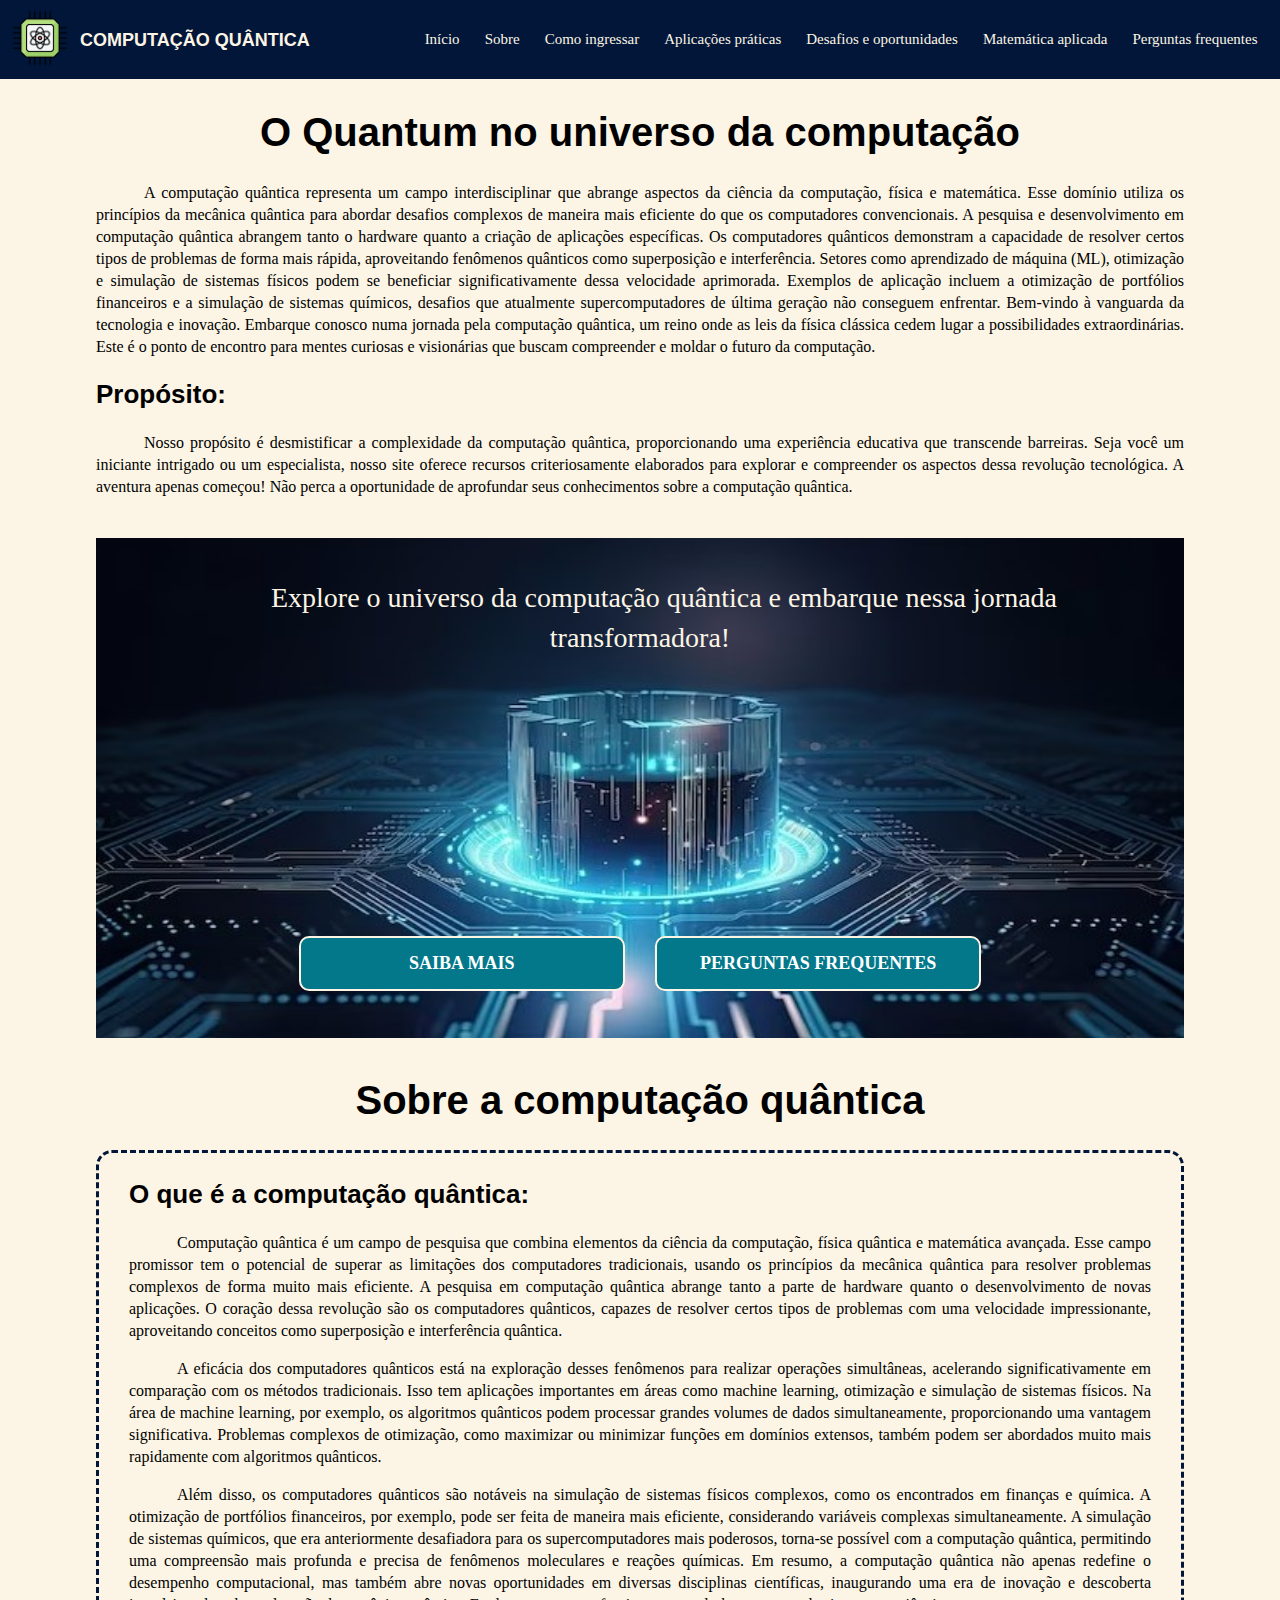
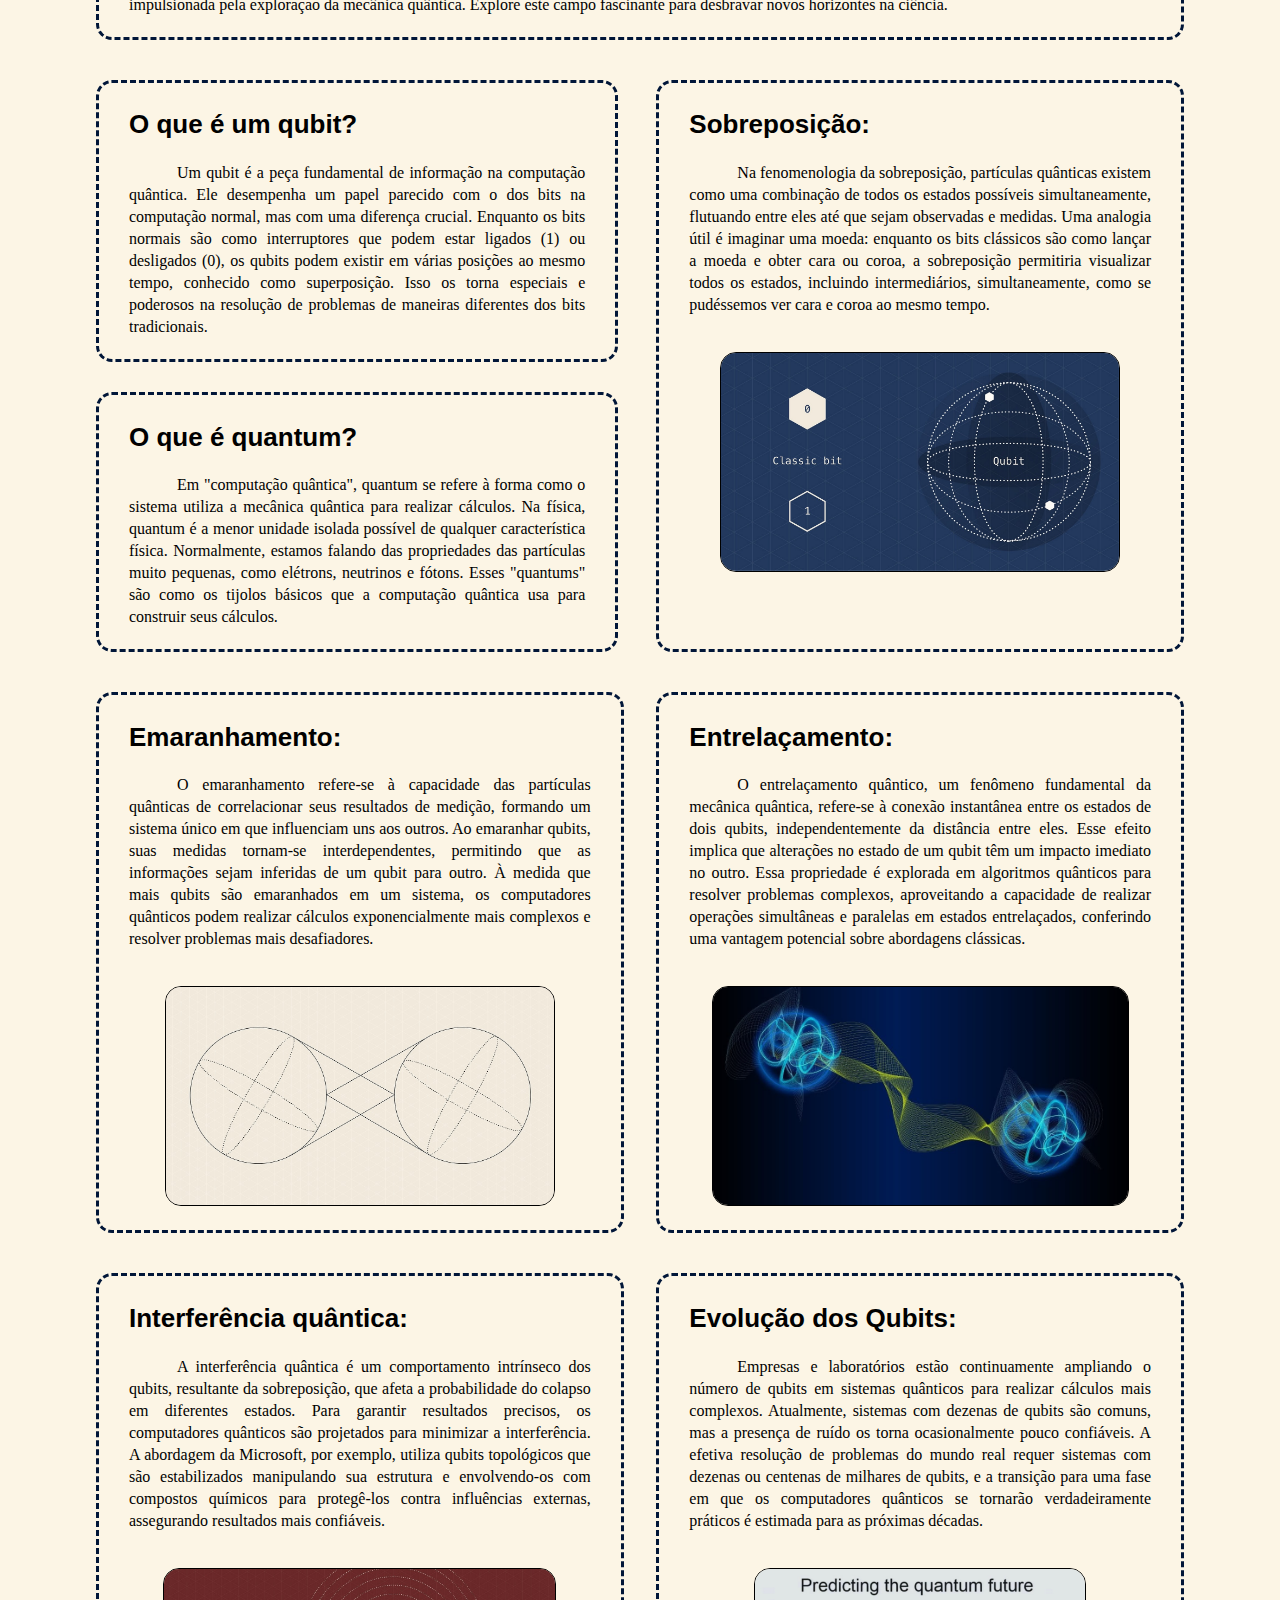
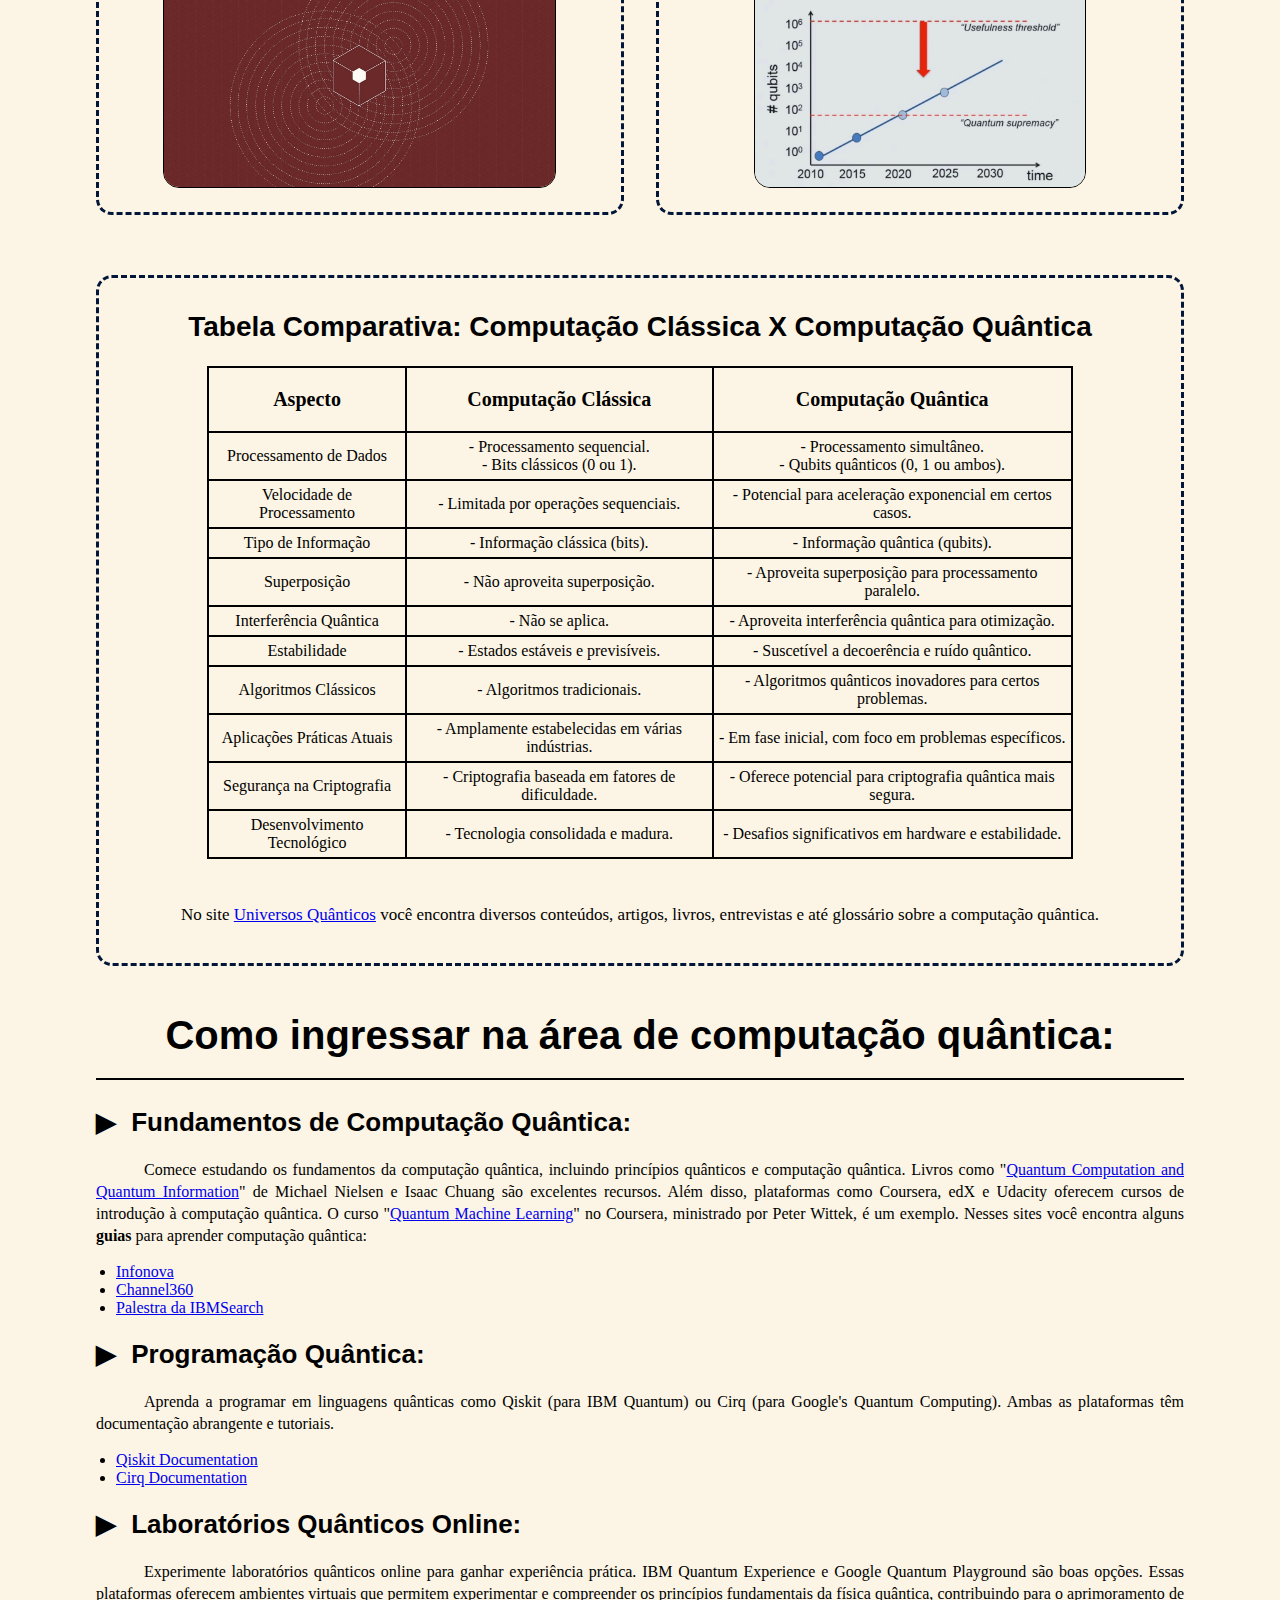
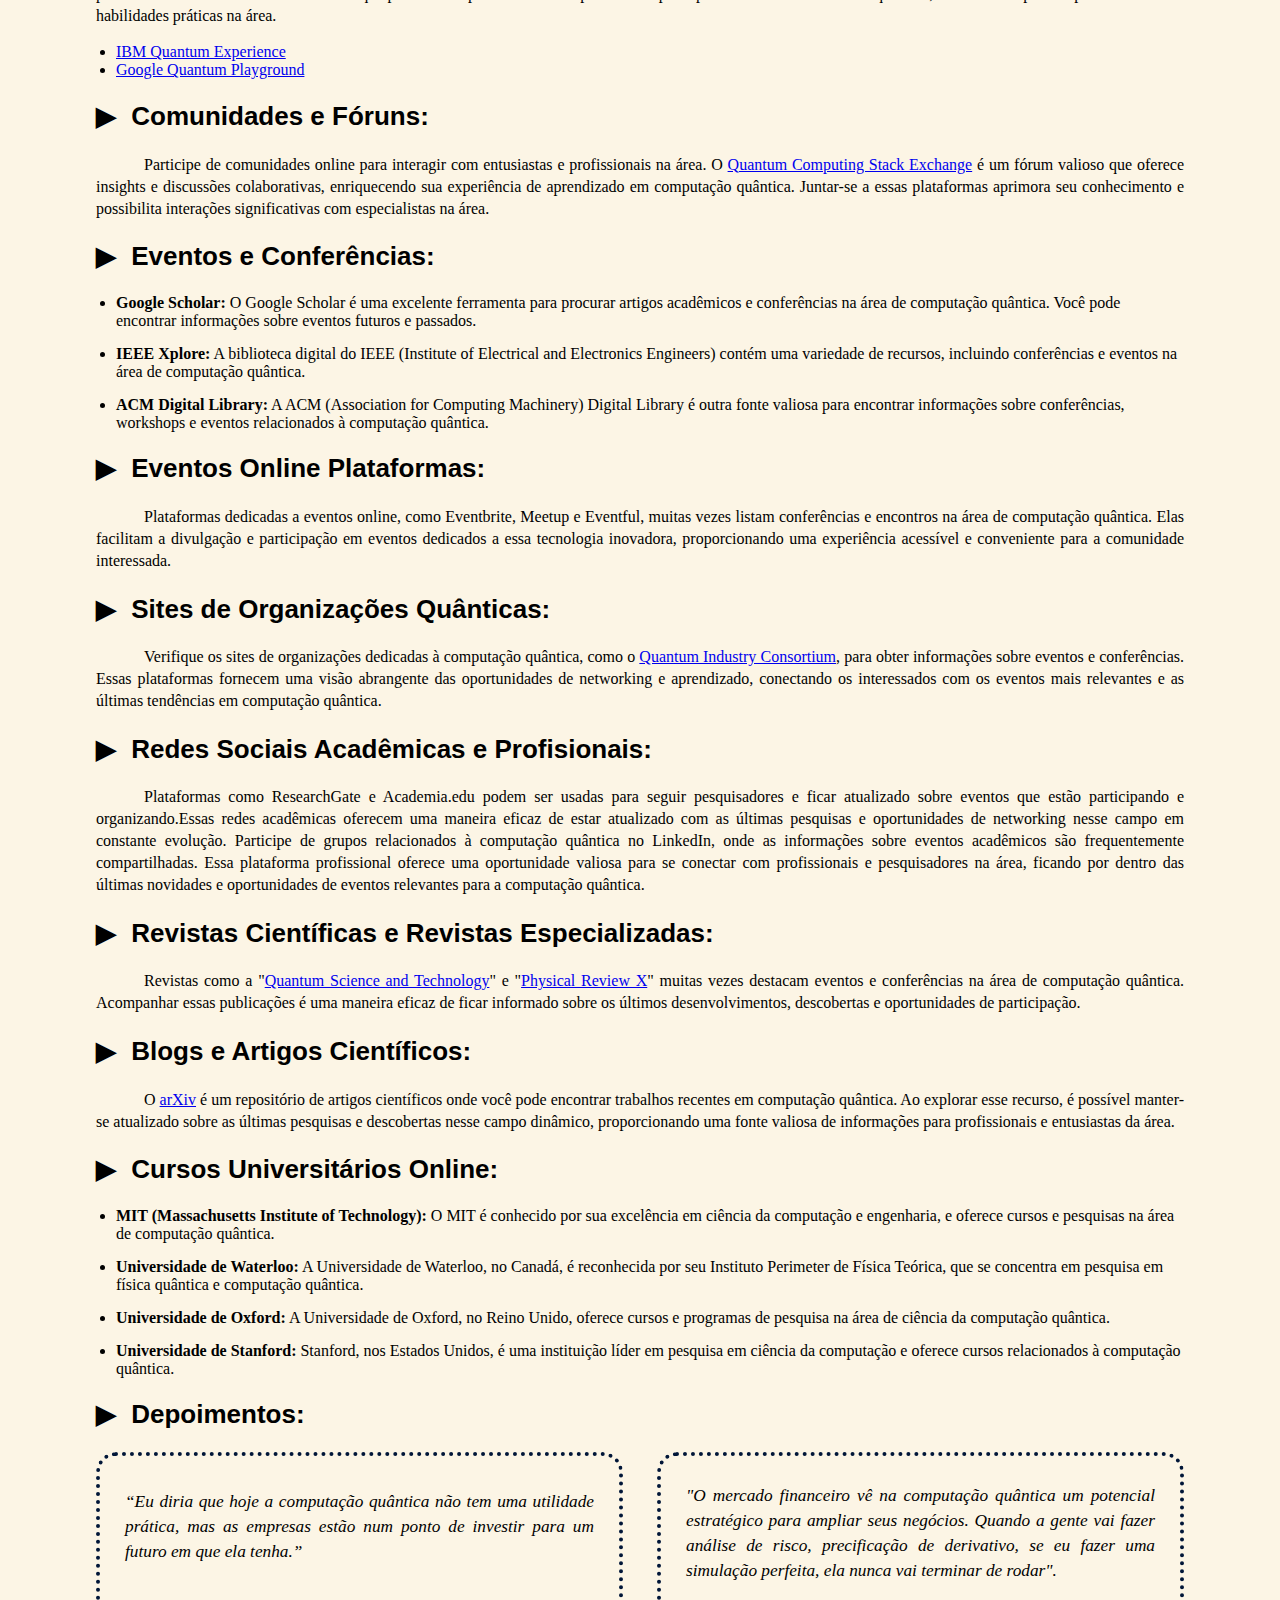
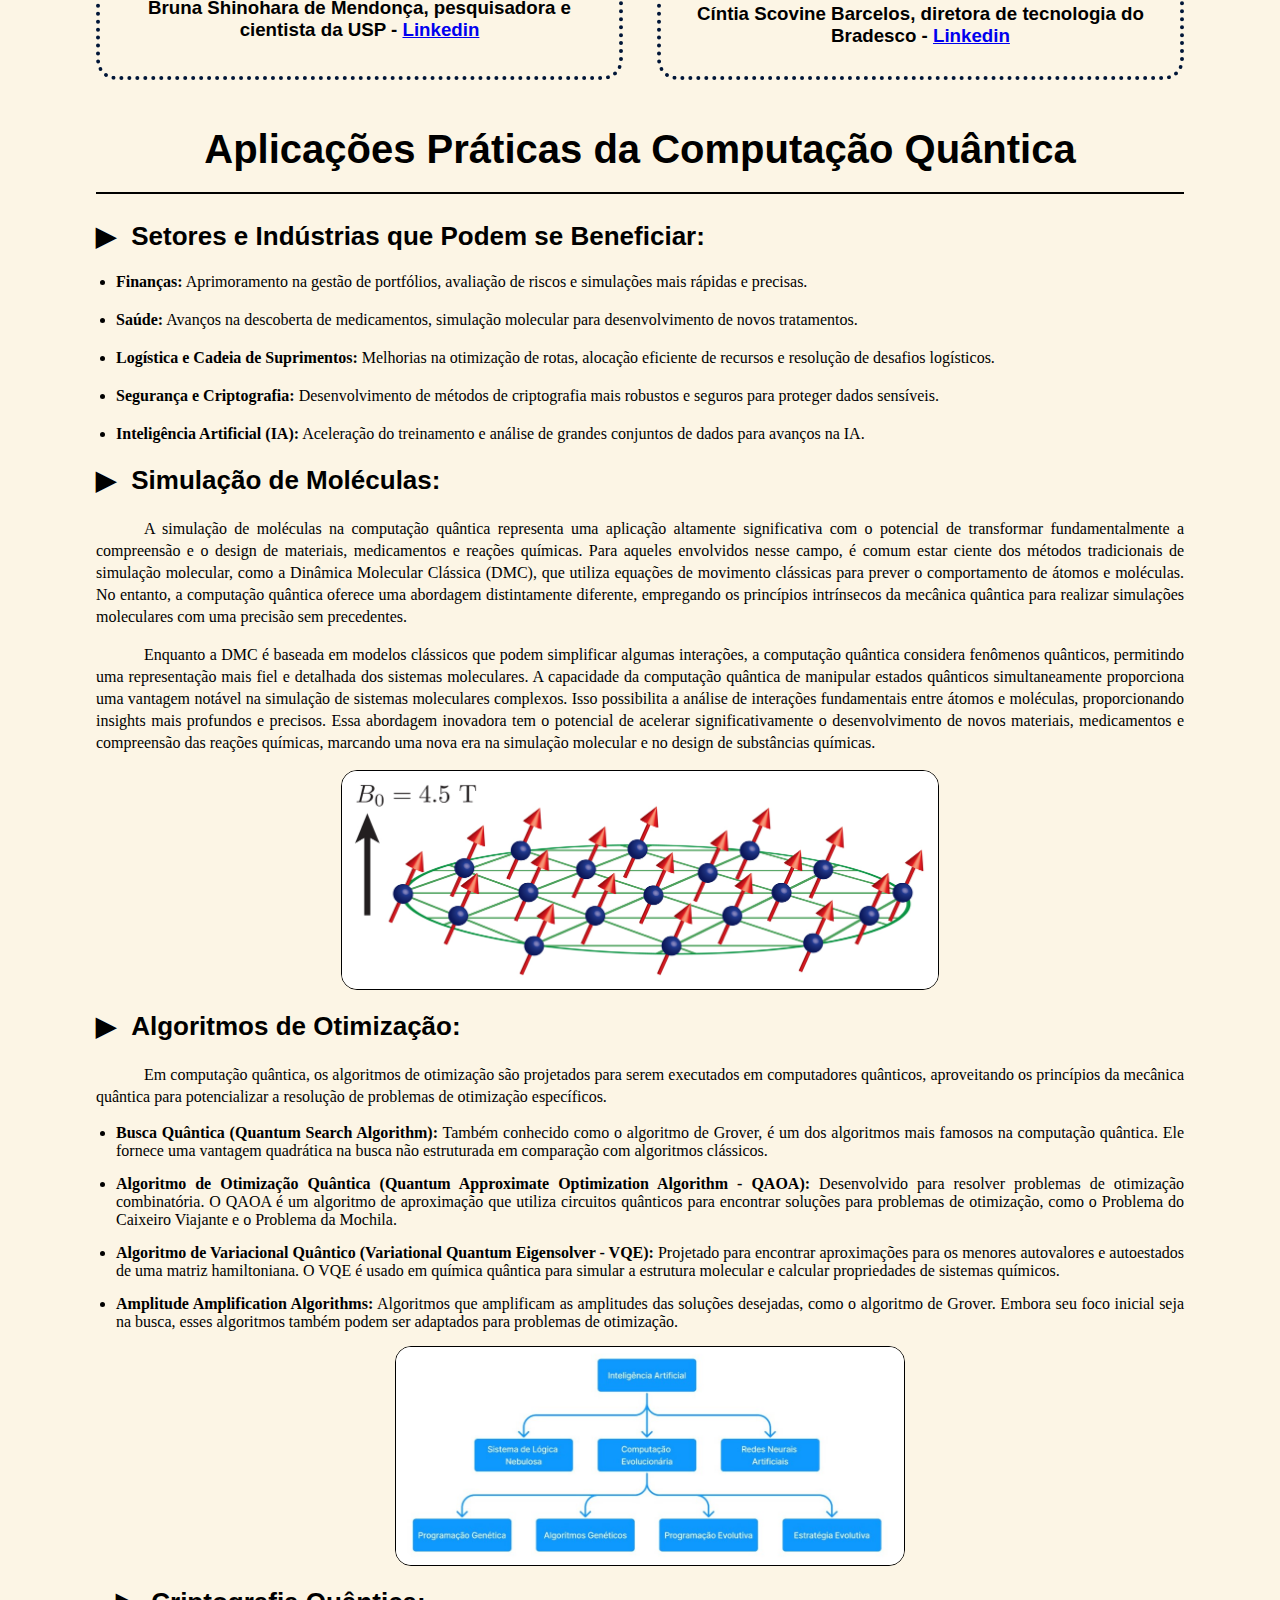
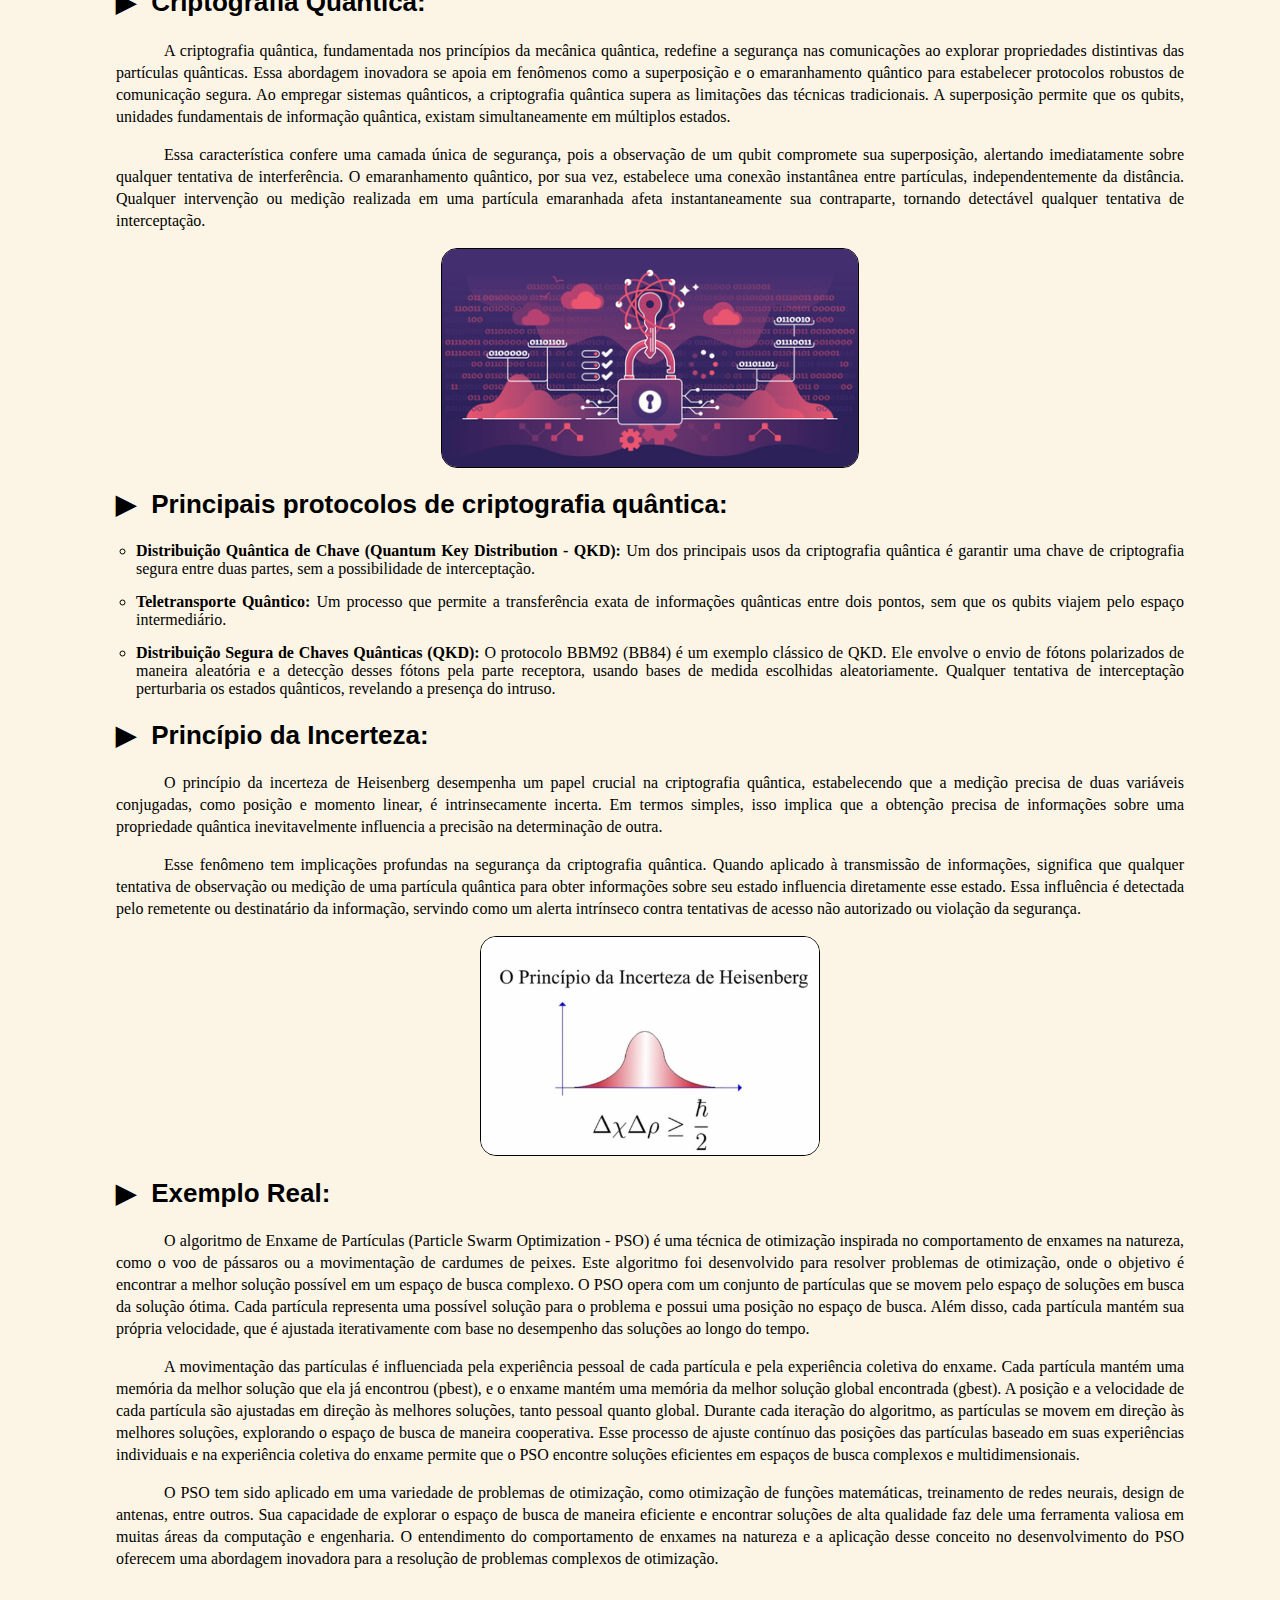
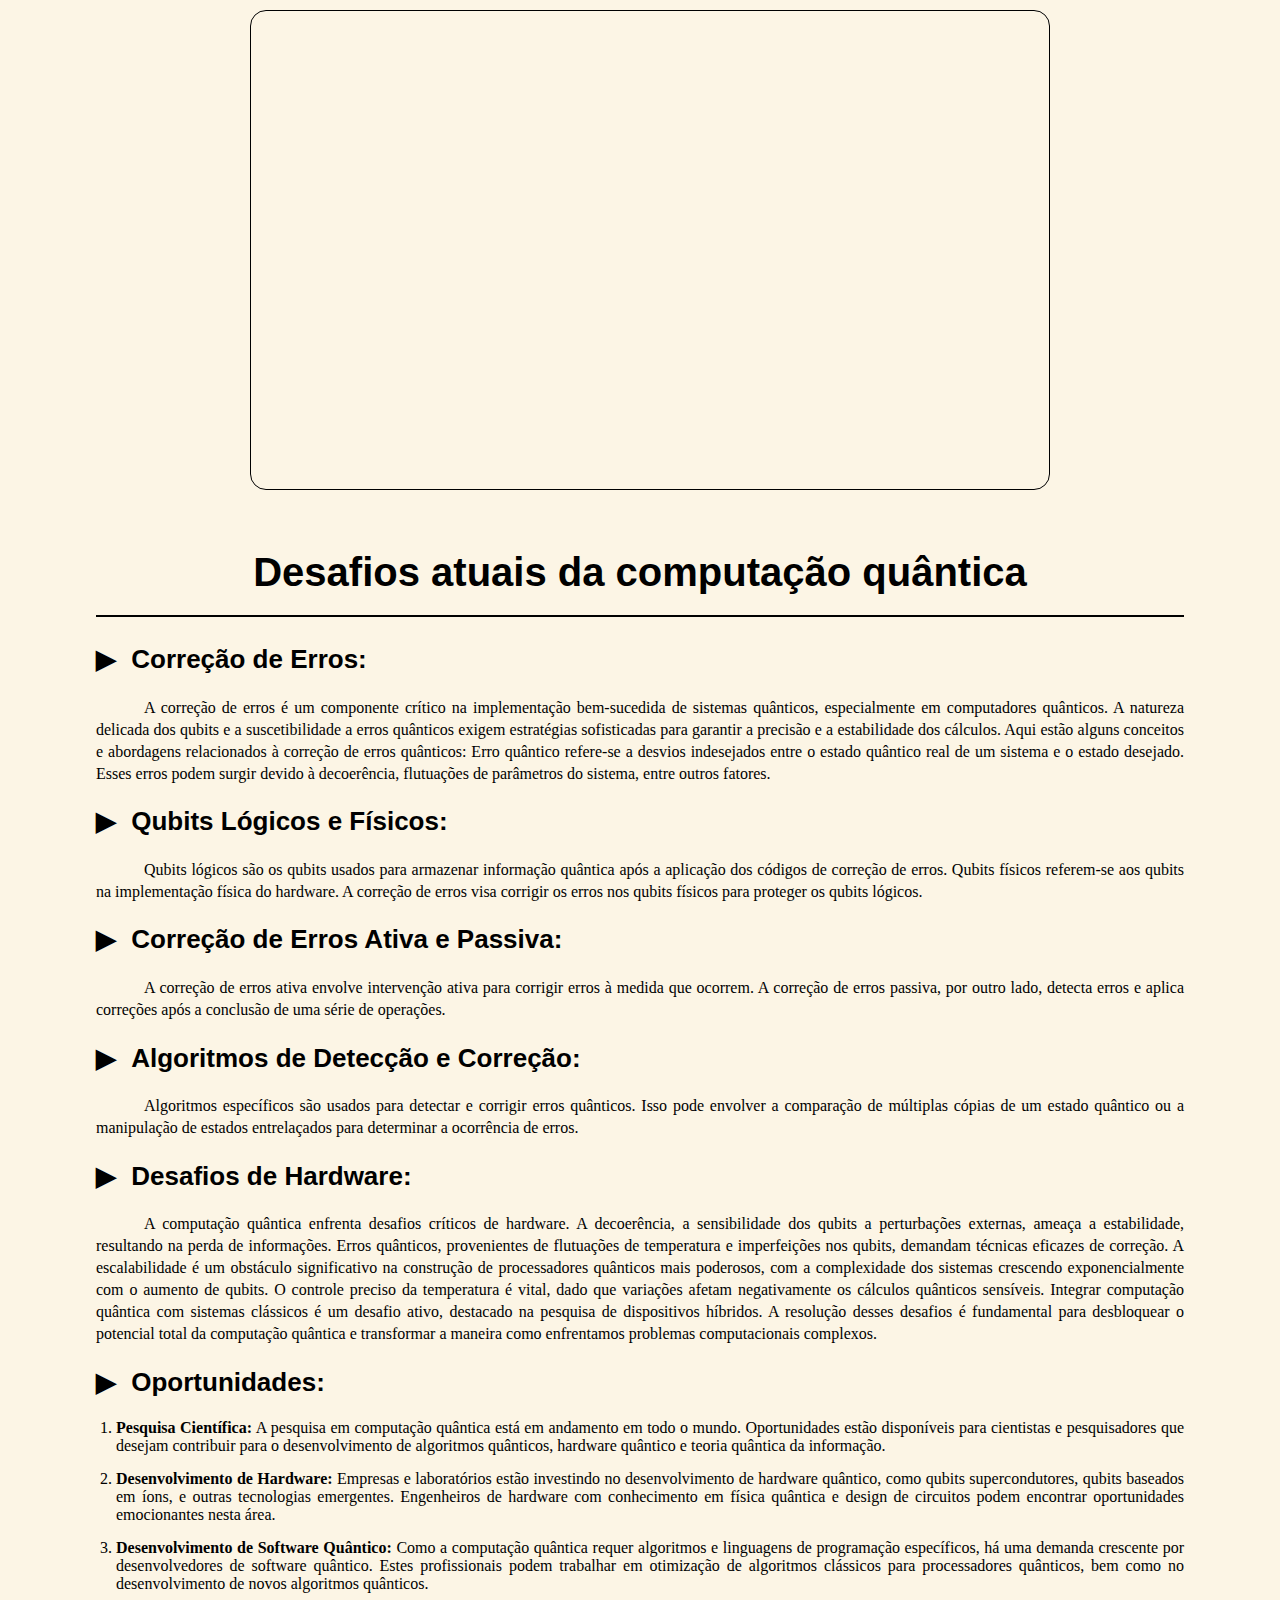
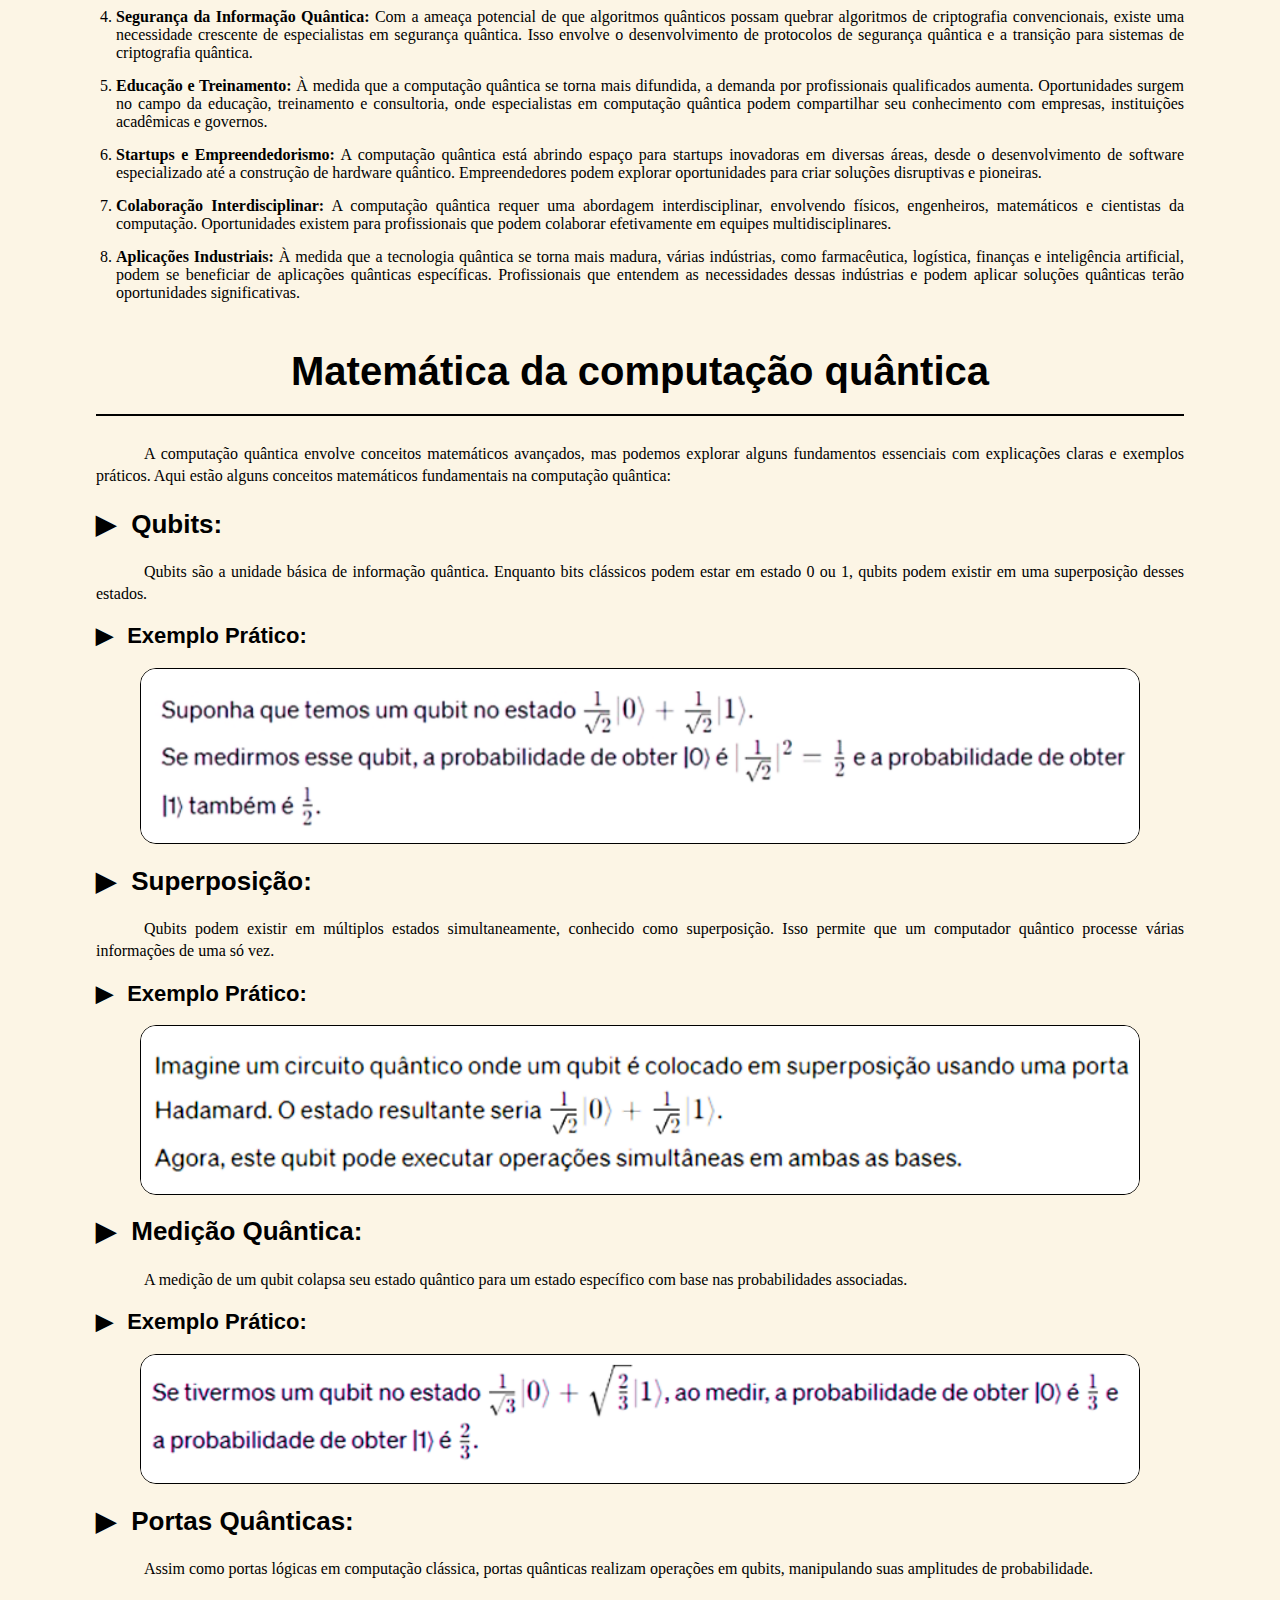
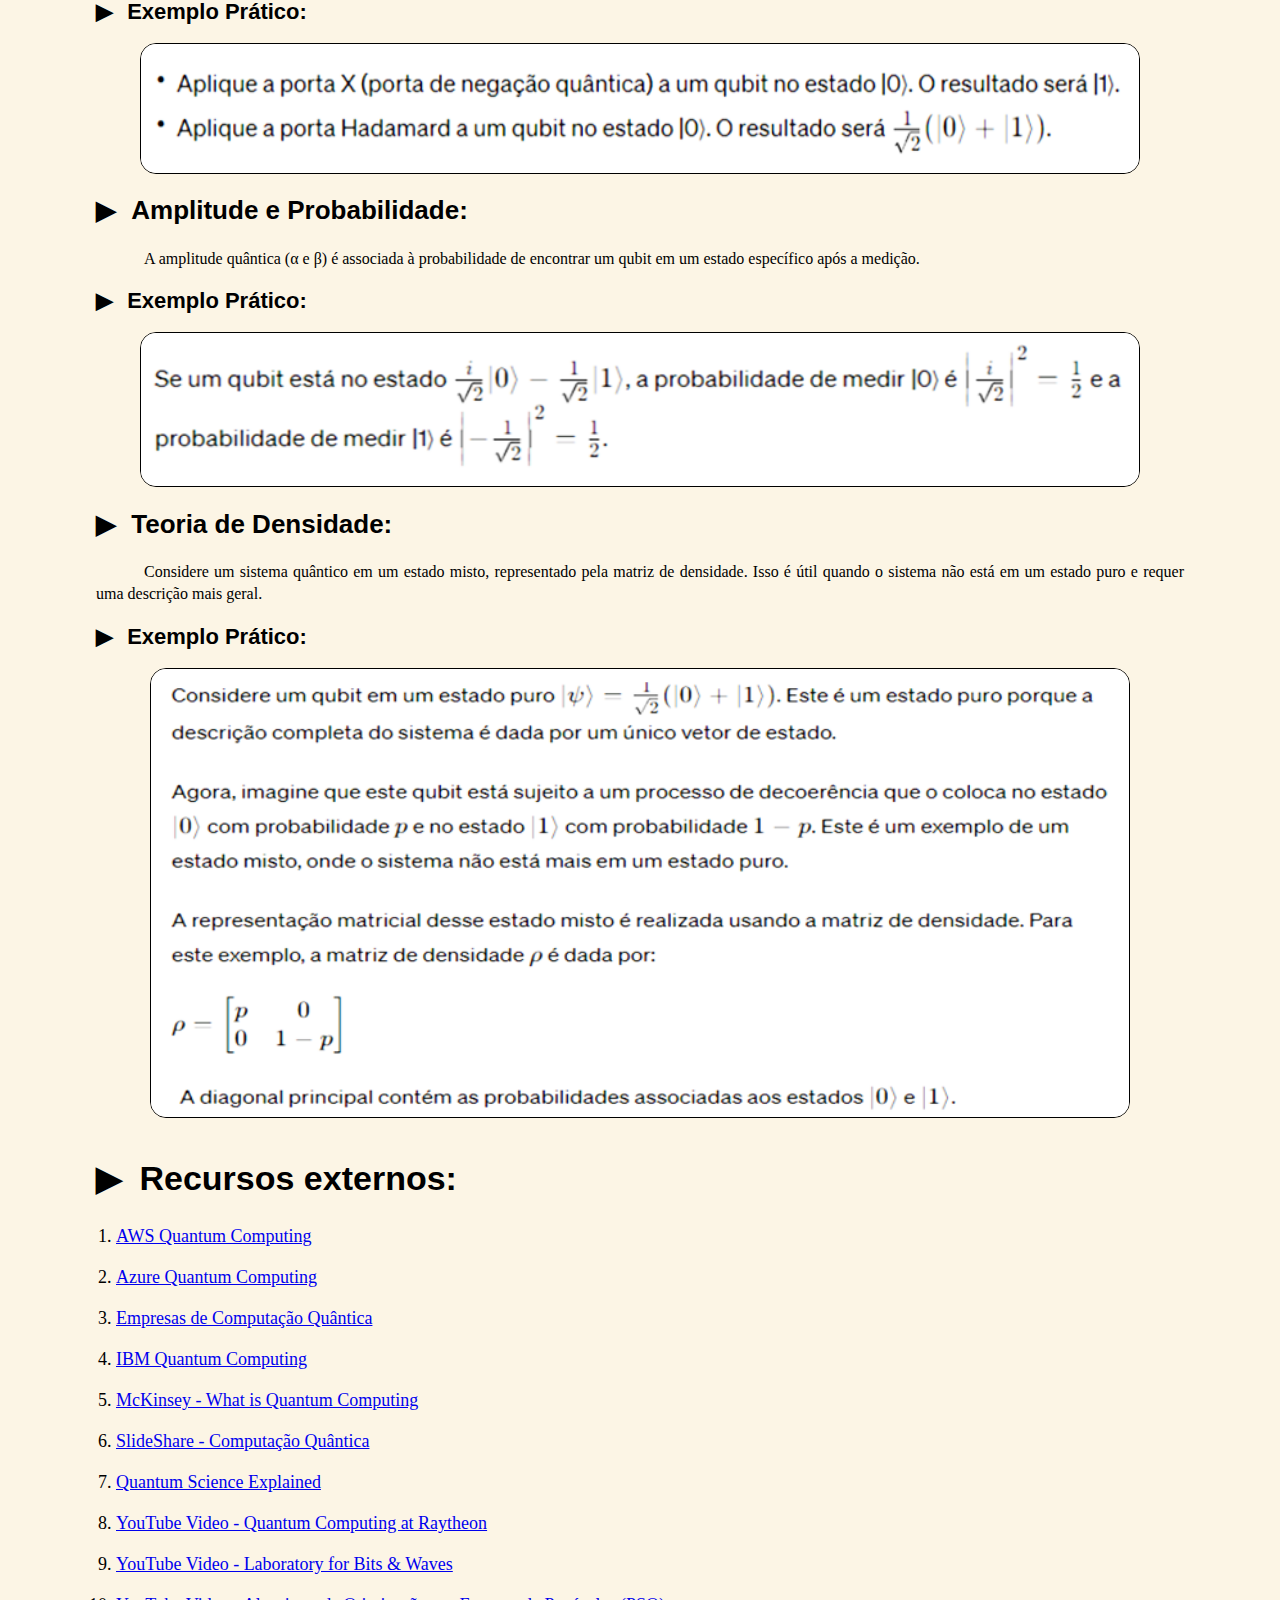
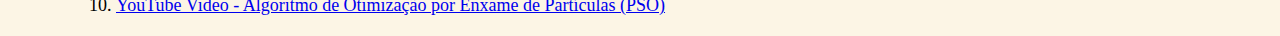
<file: index.html>
<!DOCTYPE html>
<html lang="pt-br">
<head>
    <meta charset="UTF-8">
    <meta name="viewport" content="width=device-width, initial-scale=1.0">
    <link rel="icon" href="imagens/icone.png">
    <link rel="stylesheet" href="estilos.css">
    <title>Sobre a computação quântica</title>
    <script src="script.js" defer></script>
</head>
<body>
    <header id="cabecalho">
        <nav>
            <div class="logo">
                <a href="index.html"><img id="logo" src="imagens/computacao.png" alt="Símbolo da computação quântica"></a>
                <p id="titulo">COMPUTAÇÃO QUÂNTICA</p>
            </div>
            <button>&#9776;</button>
            <ul>
                <li><a href="#inicio">Início</a></li>
                <li><a href="#sobre">Sobre</a></li>
                <li><a href="#comoingressar">Como ingressar</a></li>
                <li><a href="#aplicacoes">Aplicações práticas</a></li>
                <li><a href="#desafios">Desafios e oportunidades</a></li>
                <li><a href="#matematica">Matemática aplicada</a></li>
                <li><a href="perguntas.html">Perguntas frequentes</a></li>
            </ul>
        </nav>
    </header>
    <main>
        <section class="container" id="inicio">
            <h1>O Quantum no universo da computação</h1>
            <div id="introducao">
                <p>A computação quântica representa um campo interdisciplinar que abrange aspectos da ciência da computação, física e matemática. Esse domínio utiliza os princípios da mecânica quântica para abordar desafios complexos de maneira mais eficiente do que os computadores convencionais. A pesquisa e desenvolvimento em computação quântica abrangem tanto o hardware quanto a criação de aplicações específicas. Os computadores quânticos demonstram a capacidade de resolver certos tipos de problemas de forma mais rápida, aproveitando fenômenos quânticos como superposição e interferência. Setores como aprendizado de máquina (ML), otimização e simulação de sistemas físicos podem se beneficiar significativamente dessa velocidade aprimorada. Exemplos de aplicação incluem a otimização de portfólios financeiros e a simulação de sistemas químicos, desafios que atualmente supercomputadores de última geração não conseguem enfrentar. Bem-vindo à vanguarda da tecnologia e inovação. Embarque conosco numa jornada pela computação quântica, um reino onde as leis da física clássica cedem lugar a possibilidades extraordinárias. Este é o ponto de encontro para mentes curiosas e visionárias que buscam compreender e moldar o futuro da computação.</p>
            </div>

            <div id="proposito">
                <h2>Propósito:</h2>
                <p>Nosso propósito é desmistificar a complexidade da computação quântica, proporcionando uma experiência educativa que transcende barreiras. Seja você um iniciante intrigado ou um especialista, nosso site oferece recursos criteriosamente elaborados para explorar e compreender os aspectos dessa revolução tecnológica. A aventura apenas começou! Não perca a oportunidade de aprofundar seus conhecimentos sobre a computação quântica.</p>
            </div>

            <div id="banner">
                <p id="chamada">Explore o universo da computação quântica e embarque nessa jornada transformadora!</p><br>
                <div id="botoes">
                    <a href="#sobre" class="botao" id="saibamais">SAIBA MAIS</a>
                    <a href="perguntas.html" class="botao" id="faq">PERGUNTAS FREQUENTES</a>
                </div>
            </div>
        </section>
        <section class="container" id="sobre">
            <h1 style="margin-top: 40px">Sobre a computação quântica</h1>
            <div id="definicao">
                <h2>O que é a computação quântica: </h2>
                <p>Computação quântica é um campo de pesquisa que combina elementos da ciência da computação, física quântica e matemática avançada. Esse campo promissor tem o potencial de superar as limitações dos computadores tradicionais, usando os princípios da mecânica quântica para resolver problemas complexos de forma muito mais eficiente. A pesquisa em computação quântica abrange tanto a parte de hardware quanto o desenvolvimento de novas aplicações. O coração dessa revolução são os computadores quânticos, capazes de resolver certos tipos de problemas com uma velocidade impressionante, aproveitando conceitos como superposição e interferência quântica.</p>
                <p>A eficácia dos computadores quânticos está na exploração desses fenômenos para realizar operações simultâneas, acelerando significativamente em comparação com os métodos tradicionais. Isso tem aplicações importantes em áreas como machine learning, otimização e simulação de sistemas físicos. Na área de machine learning, por exemplo, os algoritmos quânticos podem processar grandes volumes de dados simultaneamente, proporcionando uma vantagem significativa. Problemas complexos de otimização, como maximizar ou minimizar funções em domínios extensos, também podem ser abordados muito mais rapidamente com algoritmos quânticos.</p>
                <p>Além disso, os computadores quânticos são notáveis na simulação de sistemas físicos complexos, como os encontrados em finanças e química. A otimização de portfólios financeiros, por exemplo, pode ser feita de maneira mais eficiente, considerando variáveis complexas simultaneamente. A simulação de sistemas químicos, que era anteriormente desafiadora para os supercomputadores mais poderosos, torna-se possível com a computação quântica, permitindo uma compreensão mais profunda e precisa de fenômenos moleculares e reações químicas. Em resumo, a computação quântica não apenas redefine o desempenho computacional, mas também abre novas oportunidades em diversas disciplinas científicas, inaugurando uma era de inovação e descoberta impulsionada pela exploração da mecânica quântica. Explore este campo fascinante para desbravar novos horizontes na ciência.</p>            
            </div>
            <div class="div1">
                <div class="bloco">
                    <div id="qubit">
                        <h2>O que é um qubit? </h2>
                        <p>Um qubit é a peça fundamental de informação na computação quântica. Ele desempenha um papel parecido com o dos bits na computação normal, mas com uma diferença crucial. Enquanto os bits normais são como interruptores que podem estar ligados (1) ou desligados (0), os qubits podem existir em várias posições ao mesmo tempo, conhecido como superposição. Isso os torna especiais e poderosos na resolução de problemas de maneiras diferentes dos bits tradicionais.</p>          
                    </div>
                    
                    <div id="quantum">
                        <h2>O que é quantum?</h2>
                        <p>Em "computação quântica", quantum se refere à forma como o sistema utiliza a mecânica quântica para realizar cálculos. Na física, quantum é a menor unidade isolada possível de qualquer característica física. Normalmente, estamos falando das propriedades das partículas muito pequenas, como elétrons, neutrinos e fótons. Esses "quantums" são como os tijolos básicos que a computação quântica usa para construir seus cálculos.
                        </p>           
                    </div>
                </div>

                <div id="sobreposicao">
                    <h2>Sobreposição:</h2>
                    <p>Na fenomenologia da sobreposição, partículas quânticas existem como uma combinação de todos os estados possíveis simultaneamente, flutuando entre eles até que sejam observadas e medidas. Uma analogia útil é imaginar uma moeda: enquanto os bits clássicos são como lançar a moeda e obter cara ou coroa, a sobreposição permitiria visualizar todos os estados, incluindo intermediários, simultaneamente, como se pudéssemos ver cara e coroa ao mesmo tempo.</p>
                    <img class="espacamento" src="imagens/qubit.jpg" alt="Imagem de Qubit" height="350px" width="400px">
                </div>
            </div>
            <div class="div2">
                <div id="emaranhamento">
                    <h2>Emaranhamento:</h2>
                    <p>O emaranhamento refere-se à capacidade das partículas quânticas de correlacionar seus resultados de medição, formando um sistema único em que influenciam uns aos outros. Ao emaranhar qubits, suas medidas tornam-se interdependentes, permitindo que as informações sejam inferidas de um qubit para outro. À medida que mais qubits são emaranhados em um sistema, os computadores quânticos podem realizar cálculos exponencialmente mais complexos e resolver problemas mais desafiadores.</p>
                    <img class="espacamento" src="imagens/emaranhamento.jpg" alt="Emaranhamento">
                </div>

                <div id="entrelacamento">
                    <h2>Entrelaçamento:</h2>
                    <p>O entrelaçamento quântico, um fenômeno fundamental da mecânica quântica, refere-se à conexão instantânea entre os estados de dois qubits, independentemente da distância entre eles. Esse efeito implica que alterações no estado de um qubit têm um impacto imediato no outro. Essa propriedade é explorada em algoritmos quânticos para resolver problemas complexos, aproveitando a capacidade de realizar operações simultâneas e paralelas em estados entrelaçados, conferindo uma vantagem potencial sobre abordagens clássicas.</p>
                    <img class="espacamento" src="imagens/entrelacamento.jpg" alt="Entrelaçamento quântico">
                </div>

                <div id="interferencia">
                    <h2>Interferência quântica:</h2>
                    <p>A interferência quântica é um comportamento intrínseco dos qubits, resultante da sobreposição, que afeta a probabilidade do colapso em diferentes estados. Para garantir resultados precisos, os computadores quânticos são projetados para minimizar a interferência. A abordagem da Microsoft, por exemplo, utiliza qubits topológicos que são estabilizados manipulando sua estrutura e envolvendo-os com compostos químicos para protegê-los contra influências externas, assegurando resultados mais confiáveis.</p>
                    <img class="espacamento" src="imagens/interferencia.jpg" alt="Interferência quântica">
                </div>

                <div id="evolucao">
                    <h2>Evolução dos Qubits:</h2>
                    <p>Empresas e laboratórios estão continuamente ampliando o número de qubits em sistemas quânticos para realizar cálculos mais complexos. Atualmente, sistemas com dezenas de qubits são comuns, mas a presença de ruído os torna ocasionalmente pouco confiáveis. A efetiva resolução de problemas do mundo real requer sistemas com dezenas ou centenas de milhares de qubits, e a transição para uma fase em que os computadores quânticos se tornarão verdadeiramente práticos é estimada para as próximas décadas.</p>
                    <img class="espacamento" src="imagens/evolution.jpg" alt="Evolução">
                </div>
            </div>
            <div id="tabela_comparativa">
                <h2>Tabela Comparativa: Computação Clássica X Computação Quântica</h2>
                <table>
                    <tr>
                        <th>Aspecto</th>
                        <th>Computação Clássica</th>
                        <th>Computação Quântica</th>
                    </tr>
                    <tr>
                        <td>Processamento de Dados</td>
                        <td>- Processamento sequencial.<br>- Bits clássicos (0 ou 1).</td>
                        <td>- Processamento simultâneo.<br>- Qubits quânticos (0, 1 ou ambos).</td>
                    </tr>
                    <tr>
                        <td>Velocidade de Processamento</td>
                        <td>- Limitada por operações sequenciais.</td>
                        <td>- Potencial para aceleração exponencial em certos casos.</td>
                    </tr>
                    <tr>
                        <td>Tipo de Informação</td>
                        <td>- Informação clássica (bits).</td>
                        <td>- Informação quântica (qubits).</td>
                    </tr>
                    <tr>
                        <td>Superposição</td>
                        <td>- Não aproveita superposição.</td>
                        <td>- Aproveita superposição para processamento paralelo.</td>
                    </tr>
                    <tr>
                        <td>Interferência Quântica</td>
                        <td>- Não se aplica.</td>
                        <td>- Aproveita interferência quântica para otimização.</td>
                    </tr>
                    <tr>
                        <td>Estabilidade</td>
                        <td>- Estados estáveis e previsíveis.</td>
                        <td>- Suscetível a decoerência e ruído quântico.</td>
                    </tr>
                    <tr>
                        <td>Algoritmos Clássicos</td>
                        <td>- Algoritmos tradicionais.</td>
                        <td>- Algoritmos quânticos inovadores para certos problemas.</td>
                    </tr>
                    <tr>
                        <td>Aplicações Práticas Atuais</td>
                        <td>- Amplamente estabelecidas em várias indústrias.</td>
                        <td>- Em fase inicial, com foco em problemas específicos.</td>
                    </tr>
                    <tr>
                        <td>Segurança na Criptografia</td>
                        <td>- Criptografia baseada em fatores de dificuldade.</td>
                        <td>- Oferece potencial para criptografia quântica mais segura.</td>
                    </tr>
                    <tr>
                        <td>Desenvolvimento Tecnológico</td>
                        <td>- Tecnologia consolidada e madura.</td>
                        <td>- Desafios significativos em hardware e estabilidade.</td>
                    </tr>
                </table>
                <div id="recursos">
                    <p>No site <a href="https://universosquanticos.wordpress.com" target="_blank">Universos Quânticos</a> você encontra diversos conteúdos, artigos, livros, entrevistas e até glossário sobre a computação quântica.</p>
                </div>
            </div>
        </section>       
        <section class="container barra" id="comoingressar">
            <h1>Como ingressar na área de computação quântica:</h1>
            <h2>Fundamentos de Computação Quântica:</h2>
            <p>Comece estudando os fundamentos da computação quântica, incluindo princípios quânticos e computação quântica. Livros como "<a href="https://www.amazon.com/Quantum-Computation-Information-10th-Anniversary/dp/1107002176" target="_blank">Quantum Computation and Quantum Information</a>" de Michael Nielsen e Isaac Chuang são excelentes recursos. Além disso, plataformas como Coursera, edX e Udacity oferecem cursos de introdução à computação quântica. O curso "<a href="https://www.coursera.org/articles/quantum-machine-learning" target="_blank">Quantum Machine Learning</a>" no Coursera, ministrado por Peter Wittek, é um exemplo. Nesses sites você encontra alguns <b>guias</b> para aprender computação quântica:</p>
            <ul>
                <li><a href="https://infonova.com.br/guia-para-entender-a-computacao-quantica/" target="_blank">Infonova</a></li>
                <li><a href="https://www.channel360.com.br/um-guia-para-a-computacao-quantica/" target="_blank">Channel360</a></li>
                <li><a href="https://www.youtube.com/watch?v=Aj4D5D-ehZY" target="_blank">Palestra da IBMSearch</a></li>
            </ul>
            
            <h2>Programação Quântica:</h2>
            <p>Aprenda a programar em linguagens quânticas como Qiskit (para IBM Quantum) ou Cirq (para Google's Quantum Computing). Ambas as plataformas têm documentação abrangente e tutoriais.</p>
            <ul>
                <li><a href="https://qiskit.org/documentation/" target="_blank">Qiskit Documentation</a></li>
                <li><a href="https://quantumai.google/cirq" target="_blank">Cirq Documentation</a></li>
            </ul>
            
            <h2>Laboratórios Quânticos Online:</h2>
            <p>Experimente laboratórios quânticos online para ganhar experiência prática. IBM Quantum Experience e Google Quantum Playground são boas opções. Essas plataformas oferecem ambientes virtuais que permitem experimentar e compreender os princípios fundamentais da física quântica, contribuindo para o aprimoramento de habilidades práticas na área.</p>
            <ul>
                <li><a href="https://quantum-computing.ibm.com" target="_blank">IBM Quantum Experience</a></li>
                <li><a href="https://www.quantumplayground.net/#/home" target="_blank">Google Quantum Playground</a></li>
            </ul>

            <h2>Comunidades e Fóruns:</h2>
            <p>Participe de comunidades online para interagir com entusiastas e profissionais na área. O <a href="https://quantumcomputing.stackexchange.com" target="_blank">Quantum Computing Stack Exchange</a> é um fórum valioso que oferece insights e discussões colaborativas, enriquecendo sua experiência de aprendizado em computação quântica. Juntar-se a essas plataformas aprimora seu conhecimento e possibilita interações significativas com especialistas na área.
            </p>
        
            <h2>Eventos e Conferências:</h2>
            <ul>
                <li class="espaco"><strong>Google Scholar:</strong> O Google Scholar é uma excelente ferramenta para procurar artigos acadêmicos e conferências na área de computação quântica. Você pode encontrar informações sobre eventos futuros e passados.</li>
                <li class="espaco"><strong>IEEE Xplore:</strong> A biblioteca digital do IEEE (Institute of Electrical and Electronics Engineers) contém uma variedade de recursos, incluindo conferências e eventos na área de computação quântica.</li>
                <li><strong>ACM Digital Library:</strong> A ACM (Association for Computing Machinery) Digital Library é outra fonte valiosa para encontrar informações sobre conferências, workshops e eventos relacionados à computação quântica.</li>
            </ul>
        
            <h2>Eventos Online Plataformas:</h2>
            <p>Plataformas dedicadas a eventos online, como Eventbrite, Meetup e Eventful, muitas vezes listam conferências e encontros na área de computação quântica. Elas facilitam a divulgação e participação em eventos dedicados a essa tecnologia inovadora, proporcionando uma experiência acessível e conveniente para a comunidade interessada.</p>
        
            <h2>Sites de Organizações Quânticas:</h2>
            <p>Verifique os sites de organizações dedicadas à computação quântica, como o <a href="https://www.euroquic.org" target="_blank">Quantum Industry Consortium</a>, para obter informações sobre eventos e conferências. Essas plataformas fornecem uma visão abrangente das oportunidades de networking e aprendizado, conectando os interessados com os eventos mais relevantes e as últimas tendências em computação quântica.</p>
        
            <h2>Redes Sociais Acadêmicas e Profisionais:</h2>
            <p>Plataformas como ResearchGate e Academia.edu podem ser usadas para seguir pesquisadores e ficar atualizado sobre eventos que estão participando e organizando.Essas redes acadêmicas oferecem uma maneira eficaz de estar atualizado com as últimas pesquisas e oportunidades de networking nesse campo em constante evolução. Participe de grupos relacionados à computação quântica no LinkedIn, onde as informações sobre eventos acadêmicos são frequentemente compartilhadas. Essa plataforma profissional oferece uma oportunidade valiosa para se conectar com profissionais e pesquisadores na área, ficando por dentro das últimas novidades e oportunidades de eventos relevantes para a computação quântica.</p>
        
            <h2>Revistas Científicas e Revistas Especializadas:</h2>
            <p>Revistas como a "<a href="https://iopscience.iop.org/journal/2058-9565" target="_blank">Quantum Science and Technology</a>" e "<a href="https://journals.aps.org/prx" target="_blank">Physical Review X</a>" muitas vezes destacam eventos e conferências na área de computação quântica. Acompanhar essas publicações é uma maneira eficaz de ficar informado sobre os últimos desenvolvimentos, descobertas e oportunidades de participação.</p>
        
            <h2>Blogs e Artigos Científicos:</h2>
            <p>O <a href="https://arxiv.org" target="_blank">arXiv</a> é um repositório de artigos científicos onde você pode encontrar trabalhos recentes em computação quântica. Ao explorar esse recurso, é possível manter-se atualizado sobre as últimas pesquisas e descobertas nesse campo dinâmico, proporcionando uma fonte valiosa de informações para profissionais e entusiastas da área.</p>
        
            <h2>Cursos Universitários Online:</h2>
            <ul>
                <li class="espaco"><strong>MIT (Massachusetts Institute of Technology):</strong> O MIT é conhecido por sua excelência em ciência da computação e engenharia, e oferece cursos e pesquisas na área de computação quântica.</li>
                <li class="espaco"><strong>Universidade de Waterloo:</strong> A Universidade de Waterloo, no Canadá, é reconhecida por seu Instituto Perimeter de Física Teórica, que se concentra em pesquisa em física quântica e computação quântica.</li>
                <li class="espaco"><strong>Universidade de Oxford:</strong> A Universidade de Oxford, no Reino Unido, oferece cursos e programas de pesquisa na área de ciência da computação quântica.</li>
                <li><strong>Universidade de Stanford:</strong> Stanford, nos Estados Unidos, é uma instituição líder em pesquisa em ciência da computação e oferece cursos relacionados à computação quântica.</li>
            </ul>

            <h2>Depoimentos:</h2>
            <div id="depoimentos">
                <div id="dep1">
                    <p>“Eu diria que hoje a computação quântica não tem uma utilidade prática, mas as empresas estão num ponto de investir para um futuro em que ela tenha.”
                    </p>
                    <h3>Bruna Shinohara de Mendonça, pesquisadora e cientista da USP - <a href="https://www.linkedin.com/in/bruna-shinohara-de-mendonca" target="_blank">Linkedin</a></h3>
                </div>
                <div id="dep2">
                    <p>"O mercado financeiro vê na computação quântica um potencial estratégico para ampliar seus negócios. Quando a gente vai fazer análise de risco, precificação de derivativo, se eu fazer uma simulação perfeita, ela nunca vai terminar de rodar".
                    </p>
                    <h3>Cíntia Scovine Barcelos, diretora de tecnologia do Bradesco - <a href="https://www.linkedin.com/in/cintia-barcelos" target="_blank">Linkedin</a></h3>
                </div>
            </div>
        </section>
        <section class="container barra" id="aplicacoes">
            <h1>Aplicações Práticas da Computação Quântica</h1>
            <h2>Setores e Indústrias que Podem se Beneficiar:</h2>
            <ul>
                <li class="setores"><b>Finanças:</b> Aprimoramento na gestão de portfólios, avaliação de riscos e simulações mais rápidas e precisas.</li>
                <li class="setores"><b>Saúde:</b> Avanços na descoberta de medicamentos, simulação molecular para desenvolvimento de novos tratamentos.</li>
                <li class="setores"><b>Logística e Cadeia de Suprimentos:</b> Melhorias na otimização de rotas, alocação eficiente de recursos e resolução de desafios logísticos.</li>
                <li class="setores"><b>Segurança e Criptografia:</b> Desenvolvimento de métodos de criptografia mais robustos e seguros para proteger dados sensíveis.</li>
                <li><b>Inteligência Artificial (IA):</b> Aceleração do treinamento e análise de grandes conjuntos de dados para avanços na IA.</li>
            </ul>

            <h2>Simulação de Moléculas:</h2>
            <p>A simulação de moléculas na computação quântica representa uma aplicação altamente significativa com o potencial de transformar fundamentalmente a compreensão e o design de materiais, medicamentos e reações químicas. Para aqueles envolvidos nesse campo, é comum estar ciente dos métodos tradicionais de simulação molecular, como a Dinâmica Molecular Clássica (DMC), que utiliza equações de movimento clássicas para prever o comportamento de átomos e moléculas. No entanto, a computação quântica oferece uma abordagem distintamente diferente, empregando os princípios intrínsecos da mecânica quântica para realizar simulações moleculares com uma precisão sem precedentes.</p>
            <p>Enquanto a DMC é baseada em modelos clássicos que podem simplificar algumas interações, a computação quântica considera fenômenos quânticos, permitindo uma representação mais fiel e detalhada dos sistemas moleculares. A capacidade da computação quântica de manipular estados quânticos simultaneamente proporciona uma vantagem notável na simulação de sistemas moleculares complexos. Isso possibilita a análise de interações fundamentais entre átomos e moléculas, proporcionando insights mais profundos e precisos. Essa abordagem inovadora tem o potencial de acelerar significativamente o desenvolvimento de novos materiais, medicamentos e compreensão das reações químicas, marcando uma nova era na simulação molecular e no design de substâncias químicas.</p>

            <img src="imagens/simulador.jpg" alt="Simulação de partículas quânticas" style="display: block; margin: 0 auto;">
        
            <h2>Algoritmos de Otimização:</h2>
            <p>Em computação quântica, os algoritmos de otimização são projetados para serem executados em computadores quânticos, aproveitando os princípios da mecânica quântica para potencializar a resolução de problemas de otimização específicos. </p>
            <ul style="text-align: justify;">
                <li class="espaco"><b>Busca Quântica (Quantum Search Algorithm):</b> Também conhecido como o algoritmo de Grover, é um dos algoritmos mais famosos na computação quântica. Ele fornece uma vantagem quadrática na busca não estruturada em comparação com algoritmos clássicos.</li>
                <li class="espaco"><b>Algoritmo de Otimização Quântica (Quantum Approximate Optimization Algorithm - QAOA):</b> Desenvolvido para resolver problemas de otimização combinatória. O QAOA é um algoritmo de aproximação que utiliza circuitos quânticos para encontrar soluções para problemas de otimização, como o Problema do Caixeiro Viajante e o Problema da Mochila.</li>
                <li class="espaco"><b>Algoritmo de Variacional Quântico (Variational Quantum Eigensolver - VQE):</b> Projetado para encontrar aproximações para os menores autovalores e autoestados de uma matriz hamiltoniana. O VQE é usado em química quântica para simular a estrutura molecular e calcular propriedades de sistemas químicos.</li>
                <li class="espaco"><b>Amplitude Amplification Algorithms:</b> Algoritmos que amplificam as amplitudes das soluções desejadas, como o algoritmo de Grover. Embora seu foco inicial seja na busca, esses algoritmos também podem ser adaptados para problemas de otimização.</li>
                
                <img src="imagens/diagrama.jpg" alt="Diagrama dos algoritmos de otimização" style="display: block; margin: 0 auto;">
                
                <h2>Criptografia Quântica:</h2>
                <p>A criptografia quântica, fundamentada nos princípios da mecânica quântica, redefine a segurança nas comunicações ao explorar propriedades distintivas das partículas quânticas. Essa abordagem inovadora se apoia em fenômenos como a superposição e o emaranhamento quântico para estabelecer protocolos robustos de comunicação segura. Ao empregar sistemas quânticos, a criptografia quântica supera as limitações das técnicas tradicionais. A superposição permite que os qubits, unidades fundamentais de informação quântica, existam simultaneamente em múltiplos estados.</p>
                <p>Essa característica confere uma camada única de segurança, pois a observação de um qubit compromete sua superposição, alertando imediatamente sobre qualquer tentativa de interferência. O emaranhamento quântico, por sua vez, estabelece uma conexão instantânea entre partículas, independentemente da distância. Qualquer intervenção ou medição realizada em uma partícula emaranhada afeta instantaneamente sua contraparte, tornando detectável qualquer tentativa de interceptação.</p>
                <img src="imagens/criptografia.jpg" alt="Criptografia quântica" style="display: block; margin: 0 auto;">

                <h2 id="protocolo">Principais protocolos de criptografia quântica:</h2>
                <ul style="text-align:justify">
                <li class="espaco"><b>Distribuição Quântica de Chave (Quantum Key Distribution - QKD):</b> Um dos principais usos da criptografia quântica é garantir uma chave de criptografia segura entre duas partes, sem a possibilidade de interceptação.</li>
                <li class="espaco"><b>Teletransporte Quântico:</b> Um processo que permite a transferência exata de informações quânticas entre dois pontos, sem que os qubits viajem pelo espaço intermediário.</li>
                <li><b>Distribuição Segura de Chaves Quânticas (QKD):</b> O protocolo BBM92 (BB84) é um exemplo clássico de QKD. Ele envolve o envio de fótons polarizados de maneira aleatória e a detecção desses fótons pela parte receptora, usando bases de medida escolhidas aleatoriamente. Qualquer tentativa de interceptação perturbaria os estados quânticos, revelando a presença do intruso.</li>
            </ul>

            <h2>Princípio da Incerteza:</h2>
            <p>O princípio da incerteza de Heisenberg desempenha um papel crucial na criptografia quântica, estabelecendo que a medição precisa de duas variáveis conjugadas, como posição e momento linear, é intrinsecamente incerta. Em termos simples, isso implica que a obtenção precisa de informações sobre uma propriedade quântica inevitavelmente influencia a precisão na determinação de outra.</p>
            <p>Esse fenômeno tem implicações profundas na segurança da criptografia quântica. Quando aplicado à transmissão de informações, significa que qualquer tentativa de observação ou medição de uma partícula quântica para obter informações sobre seu estado influencia diretamente esse estado. Essa influência é detectada pelo remetente ou destinatário da informação, servindo como um alerta intrínseco contra tentativas de acesso não autorizado ou violação da segurança.</p>

            <img src="imagens/principio.jpg" alt="Princípio da incerteza" style="display: block; margin: 0 auto;">

            <h2>Exemplo Real: </h2>
            <p>O algoritmo de Enxame de Partículas (Particle Swarm Optimization - PSO) é uma técnica de otimização inspirada no comportamento de enxames na natureza, como o voo de pássaros ou a movimentação de cardumes de peixes. Este algoritmo foi desenvolvido para resolver problemas de otimização, onde o objetivo é encontrar a melhor solução possível em um espaço de busca complexo. O PSO opera com um conjunto de partículas que se movem pelo espaço de soluções em busca da solução ótima. Cada partícula representa uma possível solução para o problema e possui uma posição no espaço de busca. Além disso, cada partícula mantém sua própria velocidade, que é ajustada iterativamente com base no desempenho das soluções ao longo do tempo.</p>
                
            <p>A movimentação das partículas é influenciada pela experiência pessoal de cada partícula e pela experiência coletiva do enxame. Cada partícula mantém uma memória da melhor solução que ela já encontrou (pbest), e o enxame mantém uma memória da melhor solução global encontrada (gbest). A posição e a velocidade de cada partícula são ajustadas em direção às melhores soluções, tanto pessoal quanto global. Durante cada iteração do algoritmo, as partículas se movem em direção às melhores soluções, explorando o espaço de busca de maneira cooperativa. Esse processo de ajuste contínuo das posições das partículas baseado em suas experiências individuais e na experiência coletiva do enxame permite que o PSO encontre soluções eficientes em espaços de busca complexos e multidimensionais.</p>
                
            <p>O PSO tem sido aplicado em uma variedade de problemas de otimização, como otimização de funções matemáticas, treinamento de redes neurais, design de antenas, entre outros. Sua capacidade de explorar o espaço de busca de maneira eficiente e encontrar soluções de alta qualidade faz dele uma ferramenta valiosa em muitas áreas da computação e engenharia. O entendimento do comportamento de enxames na natureza e a aplicação desse conceito no desenvolvimento do PSO oferecem uma abordagem inovadora para a resolução de problemas complexos de otimização.</p>
            
            <iframe width="800" height="480" style="display: block; margin: 40px auto 0; border: 1px solid black; border-radius: 1rem" src="https://www.youtube.com/embed/ROaFVvK72DE" title="Otimização Por Enxame De Partículas em Python" frameborder="0" allow="accelerometer; autoplay; clipboard-write; encrypted-media; gyroscope; picture-in-picture; web-share" allowfullscreen></iframe>
            
        </section>
        <section class="container barra" id="desafios">
            <h1>Desafios atuais da computação quântica</h1>
            
            <h2>Correção de Erros:</h2>
            <p>A correção de erros é um componente crítico na implementação bem-sucedida de sistemas quânticos, especialmente em computadores quânticos. A natureza delicada dos qubits e a suscetibilidade a erros quânticos exigem estratégias sofisticadas para garantir a precisão e a estabilidade dos cálculos. Aqui estão alguns conceitos e abordagens relacionados à correção de erros quânticos: Erro quântico refere-se a desvios indesejados entre o estado quântico real de um sistema e o estado desejado. Esses erros podem surgir devido à decoerência, flutuações de parâmetros do sistema, entre outros fatores.</p>
            
            <h2>Qubits Lógicos e Físicos:</h2>
            <p>Qubits lógicos são os qubits usados para armazenar informação quântica após a aplicação dos códigos de correção de erros. Qubits físicos referem-se aos qubits na implementação física do hardware. A correção de erros visa corrigir os erros nos qubits físicos para proteger os qubits lógicos.</p>

            <h2>Correção de Erros Ativa e Passiva:</h2>
            <p>A correção de erros ativa envolve intervenção ativa para corrigir erros à medida que ocorrem. A correção de erros passiva, por outro lado, detecta erros e aplica correções após a conclusão de uma série de operações.</p>
            
            <h2>Algoritmos de Detecção e Correção:</h2>
            <p>Algoritmos específicos são usados para detectar e corrigir erros quânticos. Isso pode envolver a comparação de múltiplas cópias de um estado quântico ou a manipulação de estados entrelaçados para determinar a ocorrência de erros.</p>
            
            <h2>Desafios de Hardware:</h2>
            <p>A computação quântica enfrenta desafios críticos de hardware. A decoerência, a sensibilidade dos qubits a perturbações externas, ameaça a estabilidade, resultando na perda de informações. Erros quânticos, provenientes de flutuações de temperatura e imperfeições nos qubits, demandam técnicas eficazes de correção. A escalabilidade é um obstáculo significativo na construção de processadores quânticos mais poderosos, com a complexidade dos sistemas crescendo exponencialmente com o aumento de qubits. O controle preciso da temperatura é vital, dado que variações afetam negativamente os cálculos quânticos sensíveis. Integrar computação quântica com sistemas clássicos é um desafio ativo, destacado na pesquisa de dispositivos híbridos. A resolução desses desafios é fundamental para desbloquear o potencial total da computação quântica e transformar a maneira como enfrentamos problemas computacionais complexos.</p>
            
            <h2>Oportunidades:</h2>
            <ol style="text-align: justify;">
                <li class="espaco"><b>Pesquisa Científica:</b> A pesquisa em computação quântica está em andamento em todo o mundo. Oportunidades estão disponíveis para cientistas e pesquisadores que desejam contribuir para o desenvolvimento de algoritmos quânticos, hardware quântico e teoria quântica da informação.</li>
                <li class="espaco"><b>Desenvolvimento de Hardware:</b> Empresas e laboratórios estão investindo no desenvolvimento de hardware quântico, como qubits supercondutores, qubits baseados em íons, e outras tecnologias emergentes. Engenheiros de hardware com conhecimento em física quântica e design de circuitos podem encontrar oportunidades emocionantes nesta área.</li>
                <li class="espaco"><b>Desenvolvimento de Software Quântico:</b> Como a computação quântica requer algoritmos e linguagens de programação específicos, há uma demanda crescente por desenvolvedores de software quântico. Estes profissionais podem trabalhar em otimização de algoritmos clássicos para processadores quânticos, bem como no desenvolvimento de novos algoritmos quânticos.</li>

                <li class="espaco"><b>Segurança da Informação Quântica:</b> Com a ameaça potencial de que algoritmos quânticos possam quebrar algoritmos de criptografia convencionais, existe uma necessidade crescente de especialistas em segurança quântica. Isso envolve o desenvolvimento de protocolos de segurança quântica e a transição para sistemas de criptografia quântica.</li>
                <li class="espaco"><b>Educação e Treinamento:</b> À medida que a computação quântica se torna mais difundida, a demanda por profissionais qualificados aumenta. Oportunidades surgem no campo da educação, treinamento e consultoria, onde especialistas em computação quântica podem compartilhar seu conhecimento com empresas, instituições acadêmicas e governos.</li>
                <li class="espaco"><b>Startups e Empreendedorismo:</b> A computação quântica está abrindo espaço para startups inovadoras em diversas áreas, desde o desenvolvimento de software especializado até a construção de hardware quântico. Empreendedores podem explorar oportunidades para criar soluções disruptivas e pioneiras.</li>
                <li class="espaco"><b>Colaboração Interdisciplinar:</b> A computação quântica requer uma abordagem interdisciplinar, envolvendo físicos, engenheiros, matemáticos e cientistas da computação. Oportunidades existem para profissionais que podem colaborar efetivamente em equipes multidisciplinares.</li>
                <li class="espaco"><b>Aplicações Industriais:</b> À medida que a tecnologia quântica se torna mais madura, várias indústrias, como farmacêutica, logística, finanças e inteligência artificial, podem se beneficiar de aplicações quânticas específicas. Profissionais que entendem as necessidades dessas indústrias e podem aplicar soluções quânticas terão oportunidades significativas.</li>
            </ol>
        </section>
        <section class="container barra" id="matematica">
            <h1>Matemática da computação quântica</h1>
            <p>A computação quântica envolve conceitos matemáticos avançados, mas podemos explorar alguns fundamentos essenciais com explicações claras e exemplos práticos. Aqui estão alguns conceitos matemáticos fundamentais na computação quântica:</p>
            <h2>Qubits:</h2>
            <p>Qubits são a unidade básica de informação quântica. Enquanto bits clássicos podem estar em estado 0 ou 1, qubits podem existir em uma superposição desses estados.</p>
            <h2 style="font-size: 22px">Exemplo Prático:</h2>
            <img src="imagens/mat1.png" alt="Cálculos Matemáticos" style="width: 100%; height:auto; display: block; margin: 0 auto;">

            <h2>Superposição:</h2>
            <p>Qubits podem existir em múltiplos estados simultaneamente, conhecido como superposição. Isso permite que um computador quântico processe várias informações de uma só vez.</p>

            <h2 style="font-size: 22px; list-style-type: disc;">Exemplo Prático:</h2>
            <img src="imagens/mat2.png" alt="Cálculos Matemáticos" style="width: 100%; height:auto; display: block; margin: 0 auto;">

            <h2>Medição Quântica:</h2>
            <p>A medição de um qubit colapsa seu estado quântico para um estado específico com base nas probabilidades associadas.</p>
            <h2 style="font-size: 22px">Exemplo Prático:</h2>
            <img src="imagens/mat3.png" alt="Cálculos Matemáticos" style="width: 100%; height:auto; display: block; margin: 0 auto;">

            <h2>Portas Quânticas:</h2>
            <p>Assim como portas lógicas em computação clássica, portas quânticas realizam operações em qubits, manipulando suas amplitudes de probabilidade.</p>
            <h2 style="font-size: 22px">Exemplo Prático:</h2>
            <img src="imagens/mat4.png" alt="Cálculos Matemáticos" style="width: 100%; height:auto; display: block; margin: 0 auto;">

            <h2>Amplitude e Probabilidade:</h2>
            <p>A amplitude quântica (α e β) é associada à probabilidade de encontrar um qubit em um estado específico após a medição.</p>
            <h2 style="font-size: 22px">Exemplo Prático:</h2>
            <img src="imagens/mat5.png" alt="Cálculos Matemáticos" style="width: 100%; height:auto; display: block; margin: 0 auto;">
            
            <h2>Teoria de Densidade:</h2>
            <p>Considere um sistema quântico em um estado misto, representado pela matriz de densidade. Isso é útil quando o sistema não está em um estado puro e requer uma descrição mais geral.</p>
            <h2 style="font-size: 22px">Exemplo Prático:</h2>
            <img src="imagens/mat6.png" alt="Cálculos Matemáticos" style="width: 90%; max-height: 450px; display: block; margin: 0 auto;">

            <h2 style="font-size: 34px; margin-top: 40px;">Recursos externos:</h2>
            <ol>
                <li><a href="https://www.aws.amazon.com/pt/what-is/quantum-computing/#:~:text=Computa%C3%A7%C3%A3o%20qu%C3%A2ntica%20%C3%A9%20um%20campo,do%20que%20em%20computadores%20tradicionais" target="_blank">AWS Quantum Computing</a></li>
                <li><a href="https://azure.microsoft.com/en-us/resources/cloud-computing-dictionary/what-is-quantum-computing" target="_blank">Azure Quantum Computing</a></li>
                <li><a href="https://universosquanticos.wordpress.com/tag/empresas-de-computacao-quantica/" target="_blank">Empresas de Computação Quântica</a></li>
                <li><a href="https://www.ibm.com/br-pt/topics/quantum-computing" target="_blank">IBM Quantum Computing</a></li>
                <li><a href="https://www.mckinsey.com/featured-insights/mckinsey-explainers/what-is-quantum-computing" target="_blank">McKinsey - What is Quantum Computing</a></li>
                <li><a href="https://pt.slideshare.net/search?searchfrom=header&q=COMPUTA%C3%87%C3%83O+QUANTICA++" target="_blank">SlideShare - Computação Quântica</a></li>
                <li><a href="https://scienceexchange.caltech.edu/topics/quantum-science-explained/quantum-computing-computers" target="_blank">Quantum Science Explained</a></li>
                <li><a href="https://www.youtube.com/embed/Jbt-je6PWR8" target="_blank">YouTube Video - Quantum Computing at Raytheon</a></li>
                <li><a href="https://www.youtube.com/embed/t_SleyrVVT4" target="_blank">YouTube Video - Laboratory for Bits & Waves</a></li>
                <li><a href="https://www.youtube.com/watch?v=xaFbSqhtlTo" target="_blank">YouTube Video - Algoritmo de Otimização por Enxame de Partículas (PSO)</a></li>
            </ol>
        </section>
    </main>
</body>
</html>
</file>
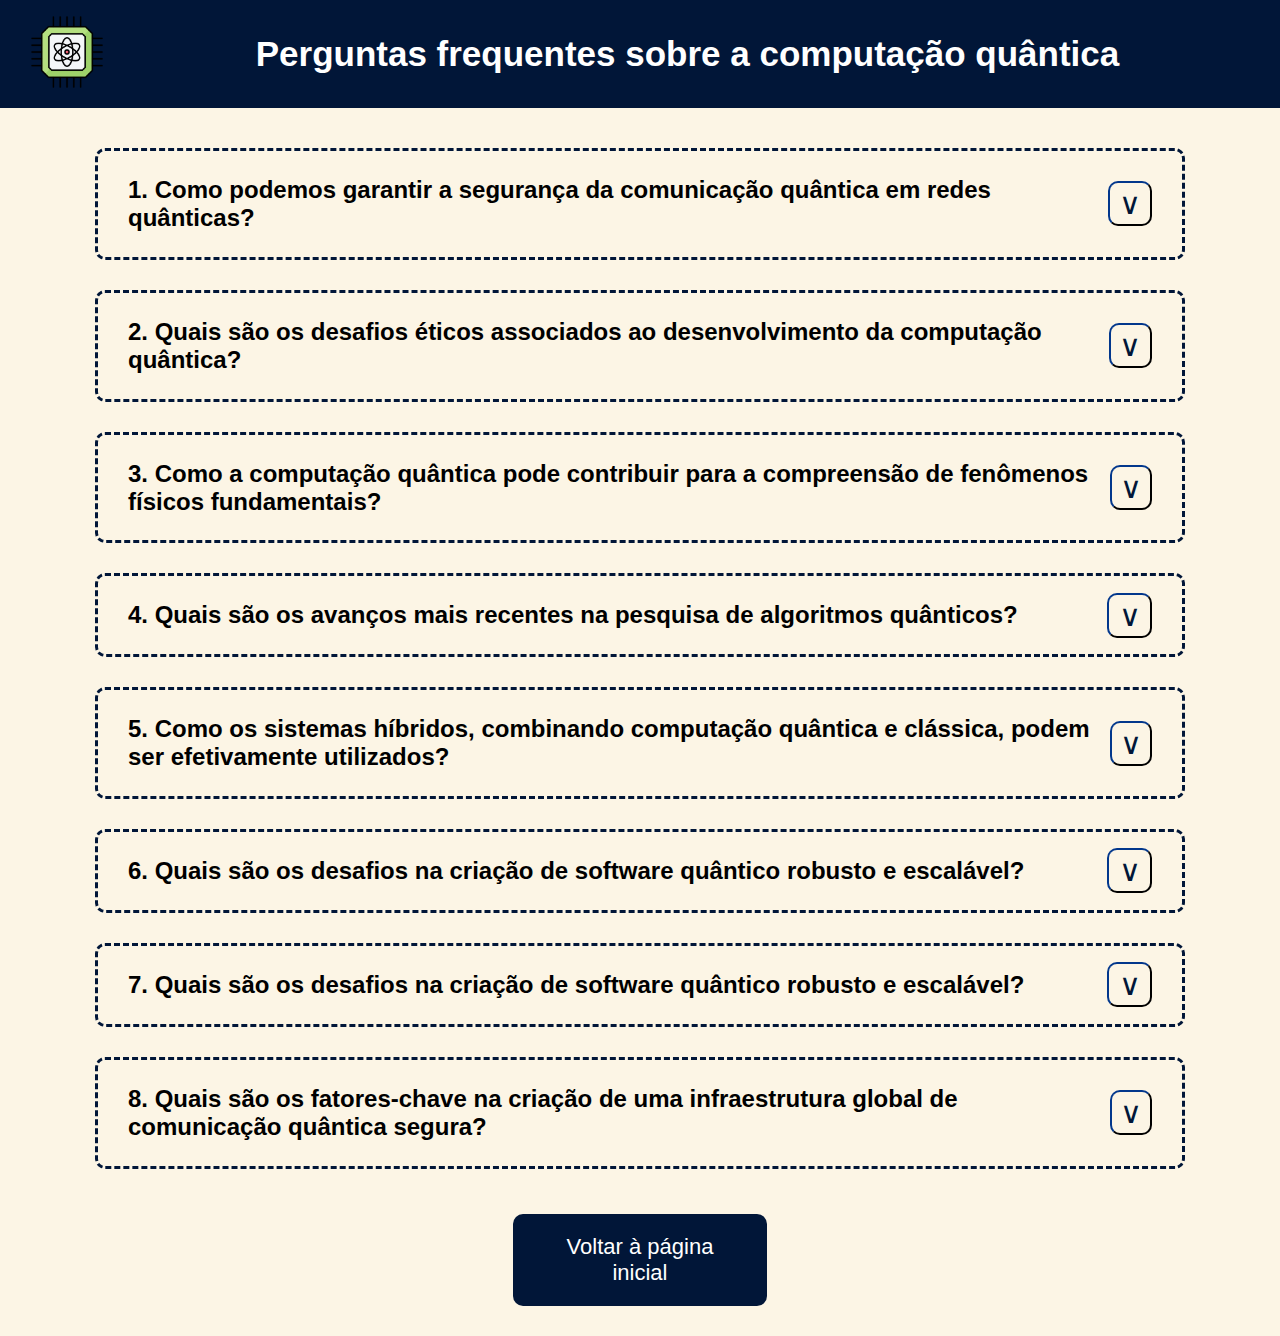
<file: perguntas.html>
<!DOCTYPE html>
<html lang="pt-br">
<head>
    <meta charset="UTF-8">
    <meta name="viewport" content="width=device-width, initial-scale=1.0">
    <title>Perguntas frequentes</title>
    <link rel="icon" href="imagens/icone.png">
    <style>
        body {
            margin: 0;
            padding: 0;
            background-color: #FCF5E5;
        }
        h1, h2 {
            font-family: 'Segoe UI', Tahoma, Geneva, Verdana, sans-serif;
            margin-right: 15px;
        }
        h1 {
            color: white;
            text-align: center;
            font-size: 35px;
            margin: 20px auto;
        }
        h2{
            font-size: 24px;
        }
        
        header {
            display: flex;
            align-items: center;
            background-color: #011638ff;
            padding: 12px;
            margin-bottom: 40px;
        }
        p {
            margin: 0;
            font-family: Verdana, sans-serif;
            font-size: 18px;
            text-align: justify;
            text-indent: 30px;
            line-height: 25px;
            max-height: 0;
            overflow: hidden;
            transition: max-height 1s ease, padding-bottom 1s ease, visibility 1s ease;
            visibility: hidden;
        }

        .faq-container { 
            border: 3px dashed #011638ff;
            border-spacing: 10px;
            padding: 5px 30px;
            border-radius: 10px;
            width: 80%;
            margin: 30px auto;
        }

        .pergunta {
            display: flex;
            justify-content: space-between;
            align-items: center;
        }

        div button {
            background-color: transparent;
            border-radius: 10px;
            border-color: #011638ff;
            font-size: 30px;
            margin: auto 0;
            padding: 2px 8px;
            height: 45px;
            width: 45px;
            color: #011638ff;
            cursor: pointer;
        }

        div button:hover {
            color: white;
            background-color: #011638ff;
        }
        header a {
            margin-left: 15px;
        }

        #voltar {
            font-family: 'Franklin Gothic Medium', 'Arial Narrow', Arial, sans-serif;
            font-size: 22px;
            text-align: center;
            text-decoration: none;
            background-color: #011638ff;
            color: white;
            padding: 20px 25px;
            margin: 45px auto 30px;
            display: block;
            width: 16%;
            border-radius: 10px;
        }
        #voltar:hover {
            background-color: rgb(0, 57, 148);
        }

        @media (max-width: 480px){
            h1 {
                font-size: 25px;
            }
            h2 {
                font-size: 18px;    
            }
            p {
                font-size: 13.5px;
            }

            #voltar {
                width: 60%;
            }

            .faq-container{
                width: 75%;
                padding: 5px 20px;
            }
        }
    </style>
</head>
<body>
    <header>
        <a href="index.html"><img id="logo" src="imagens/computacao.png" alt="Símbolo da computação quântica" height="80px" width="80px"></a>
        <h1>Perguntas frequentes sobre a computação quântica</h1>
    </header>
    <main>
        <div id="resp1" class="faq-container" onclick="toggleResposta('resp1')">
            <div class="pergunta">
                <h2>1. Como podemos garantir a segurança da comunicação quântica em redes quânticas?</h2>
                <button>&#8744;</button>
            </div>
            <div class="resposta">
                <p>Para garantir a segurança da comunicação quântica em redes quânticas, utiliza-se criptografia quântica de chave quântica (QKD) para distribuição segura de chaves, realizam-se testes de emaranhamento para detectar interferências, mantêm-se a troca de chaves em ambientes seguros, aplicam-se medidas contra ataques com fotões únicos, exploram-se qubits topológicos para robustez e estabelecem-se padrões de segurança para infraestrutura física e algoritmos. A pesquisa contínua em segurança quântica é fundamental.</p>
            </div>
        </div>
        <div id="resp2" class="faq-container" onclick="toggleResposta('resp2')">
            <div class="pergunta">
                <h2>2. Quais são os desafios éticos associados ao desenvolvimento da computação quântica?</h2>
                <button>&#8744;</button>
            </div>
            <div class="resposta">
                <p>Privacidade e Segurança - A capacidade de quebrar algoritmos criptográficos existentes levanta preocupações sobre a privacidade e segurança dos dados
                    Desigualdade Tecnológica: Buscar estratégias para garantir equidade no acesso e benefícios da computação quântica.
                    Segurança Nacional e Militar: O uso militar da computação quântica apresenta riscos éticos relacionados à segurança global.
                    Impacto no Emprego e Desigualdade Social: A automação pela computação quântica pode impactar empregos e contribuir para desigualdades sociais.
                    Viés Algorítmico e Discriminação: O desenvolvimento de algoritmos quânticos pode introduzir vieses discriminatórios.</p>
            </div>
        </div>
        <div id="resp3" class="faq-container" onclick="toggleResposta('resp3')">
            <div class="pergunta">
                <h2>3. Como a computação quântica pode contribuir para a compreensão de fenômenos físicos fundamentais?</h2>
                <button>&#8744;</button>
            </div>
            <div class="resposta">
                <p>A computação quântica pode contribuir para a compreensão de fenômenos físicos fundamentais ao permitir simulações mais precisas e eficientes de sistemas quânticos complexos. Isso inclui a capacidade de explorar fenômenos como o emaranhamento quântico, comportamento de partículas em potenciais complexos e propriedades de materiais em níveis atômicos, proporcionando insights mais profundos e acelerando a pesquisa em física fundamental.</p>
            </div>
        </div>
        <div id="resp4" class="faq-container" onclick="toggleResposta('resp4')">
            <div class="pergunta">
                <h2>4. Quais são os avanços mais recentes na pesquisa de algoritmos quânticos?</h2>
                <button>&#8744;</button>
            </div>
            <div class="resposta">
                <p>Os avanços mais recentes na pesquisa de algoritmos quânticos incluem desenvolvimentos em algoritmos de machine learning quântico, otimização quântica, e aprimoramentos em algoritmos existentes, como o algoritmo de Grover e algoritmos de fatoração. Pesquisadores também estão explorando algoritmos quânticos específicos para problemas práticos em diversas áreas, como química quântica e inteligência artificial.</p>
            </div>
        </div>
        <div id="resp5" class="faq-container" onclick="toggleResposta('resp5')">
            <div class="pergunta">
                <h2>5. Como os sistemas híbridos, combinando computação quântica e clássica, podem ser efetivamente utilizados?</h2>
                <button>&#8744;</button>
            </div>
            <div class="resposta">
                <p>Sistemas híbridos que combinam computação quântica e clássica podem ser efetivamente utilizados ao delegar tarefas específicas a cada paradigma, aproveitando as capacidades de processamento clássico para controle e gerenciamento, enquanto a computação quântica é aplicada a tarefas específicas, como simulações quânticas ou otimizações, onde oferece vantagens significativas. Essa abordagem maximiza a eficiência computacional ao capitalizar as forças de ambas as modalidades.</p>
            </div>
        </div>
        <div id="resp6" class="faq-container" onclick="toggleResposta('resp6')">
            <div class="pergunta">
                <h2>6. Quais são os desafios na criação de software quântico robusto e escalável? </h2>
                <button>&#8744;</button>
            </div>
            <div class="resposta">
                <p>Os desafios na criação de software quântico robusto e escalável incluem superar erros quânticos, a complexidade do desenvolvimento, garantir sincronização com hardware em evolução, enfrentar desafios de escalabilidade, desenvolver linguagens de programação eficientes, criar compiladores e otimizadores eficazes, fornecer ferramentas de simulação e depuração sólidas, e buscar padrões de padronização na indústria. Esses desafios refletem a necessidade de abordagens inovadoras para explorar o potencial completo da computação quântica.</p>
            </div>
        </div>
        <div id="resp7" class="faq-container" onclick="toggleResposta('resp7')">
            <div class="pergunta">
                <h2>7. Quais são os desafios na criação de software quântico robusto e escalável? </h2>
                <button>&#8744;</button>
            </div>
            <div class="resposta">
                <p>Métodos eficazes de detecção e correção de erros na computação quântica incluem códigos de correção de erros, como códigos cat e códigos topológicos, emaranhamento repetido, teorema do código do limite superior, algoritmos de correção de paridade e o uso de feedback quântico. Essas abordagens buscam minimizar os efeitos adversos de erros quânticos, crucial para a construção de sistemas quânticos robustos.</p>
            </div>
        </div>
        <div id="resp8" class="faq-container" onclick="toggleResposta('resp8')">
            <div class="pergunta">
                <h2>8. Quais são os fatores-chave na criação de uma infraestrutura global de comunicação quântica segura?</h2>
                <button>&#8744;</button>
            </div>
            <div class="resposta">
                <p>Os fatores-chave para criar uma infraestrutura global de comunicação quântica segura incluem a implementação de criptografia quântica de chave quântica (QKD), o estabelecimento de redes quânticas, o desenvolvimento de hardware confiável, a definição de padrões globais, a adoção de protocolos de segurança, o desenvolvimento de software seguro, a educação sobre segurança quântica, a realização de testes de segurança contínuos e a proteção contra ataques quânticos. Esses elementos combinados garantem uma comunicação quântica segura em escala global.</p>
            </div>
        </div>
        <a id="voltar" href="index.html">Voltar à página inicial</a>
    </main>
    <script>
        function toggleResposta(containerId) {
            let container = document.getElementById(containerId);
            let p = container.querySelector('.resposta > p'); // Correção aqui
            let button = container.querySelector('button');
        
            if (p.style.maxHeight === '0px' || p.style.maxHeight === '') {
                p.style.maxHeight = '500px';
                p.style.paddingTop = '8px';
                p.style.paddingBottom = '20px';
                p.style.visibility = 'visible';
                button.innerHTML = 'x';
                button.style.paddingBottom = '22px';
            } else {
                p.style.transition = 'max-height 0.3s ease, padding-bottom 0.3s ease, visibility 0.3s ease';
                p.style.maxHeight = '0px';
                p.style.paddingBottom = '0px';
                p.style.visibility = 'hidden';
                button.innerHTML = '&#8744;';
        
                setTimeout(() => {
                    p.style.transition = 'max-height 1s ease, padding-bottom 1s ease, visibility 1s ease';
                }, 500);
            }
        }
    </script>
</body>
</html>
</file>
<file: estilos.css>
* {
    box-sizing: border-box;
}

html {
    scroll-behavior: smooth;
}

h1 {
    text-align: center;
    font-family: 'Segoe UI', Tahoma, Geneva, Verdana, sans-serif;
    font-size: 40px;
}

h2 {
    text-align: justify;
    font-family: 'Segoe UI', Tahoma, Geneva, Verdana, sans-serif;
    font-size: 26px;
}

h3 {
    font-family: 'Segoe UI', Tahoma, Geneva, Verdana, sans-serif;
    text-align: center;
    margin-top: 3px;
}

section.container {
    width: 85%;
    margin: 0 auto;
}

.div1 {
    display: flex;
    justify-content: space-between;
    margin: 40px 0;
    flex-wrap: wrap;
}

.div2 {
    display: flex;
    justify-content: space-between;
    flex-wrap: wrap;
    row-gap: 40px;
}

#definicao {
    border: 3px dashed #011638ff;
    padding: 5px 30px;
    border-radius: 1rem;
}

#qubit, #quantum {
    padding: 5px 30px;
    border: 3px dashed #011638ff;
    border-radius: 1rem;
}

.bloco {
    display: flex;
    flex-direction: column;
    width: 48%;
    row-gap: 30px;
}

img {
    max-height: 220px;
    max-width: 92%;
    margin-bottom: 15px;
    border: 1px solid black;
    border-radius: 1rem;
}

#sobreposicao, #emaranhamento, #interferencia, #entrelacamento, #evolucao {
    width: 48.5%;
    text-align: center;
    border: 3px dashed #011638ff;
    padding: 5px 30px;
    border-radius: 1rem;
}

.espacamento {
    margin-top: 20px;
    
}

#recursos p {
    font-size: 17px;
    text-align: center;
    text-indent: 0;
    margin-top: 45px;
}


body {
    margin: 0;
    margin-top: 110px;
    background-color: #FCF5E5;
}

p {
    text-indent: 3rem;
    text-align: justify;
    font-family: Georgia;
    line-height: 22px;
}

#logo {
    border: 0;
    margin: auto 10px;
    height: 60px;
    width: 60px;
}

div.logo {
    display: flex;
    align-items: center;
}

header {
    background-color: #011638ff;
}


nav {
    background-color: #011638ff;
    height: 80px;
    width: 100%;
    display: flex;
    justify-content: space-between;
    flex-direction: row;
    align-items: center;
    position: fixed;
    top: 0;
    border-bottom: 1px solid #FCF5E5;
}

header ul {
    list-style: none;
    display: flex;
    justify-content: space-between;
    align-items: center;
    margin-right: 10px;
}

header li a {
    text-decoration: none;
    font-family: Georgia;
    font-size: 15px;
    color: #FCF5E5;
    padding: 12.5px;
}

#titulo {
    text-indent: 0;
    font-family: Verdana, Geneva, Tahoma, sans-serif;
    font-weight: bold;
    color: #FCF5E5;
    font-size: 18px;
}

header li {
    display: flex;
    justify-content: center;
    cursor: pointer;
}


header li:hover, button:hover {
    background-color: rgb(19, 74, 255);
}

button {
    background-color: transparent;
    border-radius: 15px;
    border-color: #FCF5E5;
    font-size: 30px;
    padding: 2px 8px;
    color: #FCF5E5;
    cursor: pointer;
    position: absolute;
    right: 30px;
    top: 16px;
    display: none;
}

table {
    border-collapse: collapse;
    margin: auto;
    text-align: center;
    width: 80%;
}

#tabela_comparativa {
    margin-top: 60px;
    padding-top: 10px;
    padding-bottom: 20px;
    border: 3px dashed #011638ff;
    border-radius: 1rem;
}

#tabela_comparativa h2 {
    text-align: center;
    font-size: 28px;
}

th, tr, td {
    padding: 5px;
    border: 2px solid black;
    font-family: Georgia, 'Times New Roman', Times, serif
}

th {
    padding: 20px;
    font-size: 20px;
}

#banner {
    margin-top: 40px;
    width: 100%;
    height: 500px;
    background: url(imagens/banner.jpg);
    background-size: 100% 100%;
    background-position: center;
    text-align: center;
}

#botoes {
    display: flex;
    justify-content: center;
    column-gap: 30px;
}

.botao {
    font-family: Georgia, 'Times New Roman', Times, serif;
    font-size: 18px;
    font-weight: bold;
    width: 30%;
    text-align: center;
    padding: 15px;
    text-decoration: none;
    cursor: pointer;
    display: inline-block;
    margin-top: 250px;
    transition-duration: 0.4s;
    background-color: rgb(2, 120, 138);
    border-radius: 10px;
    border: 2px solid #FCF5E5;
    color: white;
}

.botao:hover {
    background-color: rgb(0, 191, 221);
}

p#chamada {
    display: inline-block;
    margin-top: 40px;
    color: #FCF5E5;
    font-family: Georgia, 'Times New Roman', Times, serif;
    font-size: 28px;
    text-align: center;
    line-height: 40px;
    width: 85%;
}

#comoingressar h2:before, #aplicacoes h2:before, #desafios h2:before, #matematica h2:before {
    content: "▶ ";
    letter-spacing: 4px;
}

:target {
    scroll-margin-top: 110px;
}

#depoimentos {
    display: flex;
    justify-content: space-between;
    column-gap: 34px;
}

#dep1, #dep2 {
    display: flex;
    align-items: center; 
    flex-wrap: wrap;
    text-indent: 0;
    width: 50%;
    padding: 10px 25px;
    border: 4px dotted #011638ff;
    border-radius: 20px;
}

#dep1 p, #dep2 p {
    font-size: 17.3px;
    font-style: italic;
    line-height: 25px;
    text-indent: 0;
}

#comoingressar ul, #aplicacoes ul, #desafios ol, #matematica ol {
    font-family: Georgia, 'Times New Roman', Times, serif;
    font-size: 16px;
    padding-left: 20px;
}

#matematica ol li {
    margin-bottom: 20px;
    font-size: 18px;
}

.espaco {
    margin-bottom: 15px;
}

#desafios h1 {
    margin-top: 40px;
}

.barra h1 {
    border-bottom: 2px solid black;
    padding: 20px 0;
}

.setores {
    padding-bottom: 20px;
}

@media (max-width: 910px) {
    iframe {
        height: auto;
        width: auto;
    }
    #botoes{
        column-gap: 15px;
    }
    .botao {
        width: 40%;
    }
    #depoimentos {
        flex-direction: column;
        row-gap: 30px;
    }
    #dep1, #dep2 {
        width: 100%;
    }
    #qubit, #quantum {
        width: 50%;
    }
    .bloco {
        width: 100%;
        column-gap: 30px;
        flex-direction: row;
        margin-bottom: 30px;
    }
    #sobreposicao, #emaranhamento, #interferencia, #entrelacamento, #evolucao {
        width: 100%;
    }

    header li {
        padding: 0px;
    }

    header li a {
        height: auto;
        padding: 12px;
        width: 100%;
        text-align: center;
    }
    p#chamada {
        font-size: 22px;
        line-height: 30px;
    }
    .logo {
        height: 80px;
        border-bottom: 1px solid #FCF5E5;
    }

    button {
        display: flex;
    }
    
    nav, header ul {
        flex-direction: column;
        align-items: stretch;
        height: auto;
        padding: 0px;
        margin: 0px;
    }
    
    header ul {
        max-height: 0;
        overflow: hidden;
        transition: max-height 0.5s ease; 
    }

    header ul.show {
        max-height: 300px;
    }
    
    header li{
        border-bottom: 1.5px #FCF5E5 solid;
    }

    #comoingressar h1 {
        margin: 40px 0;
    }
}

@media (max-width: 790px) {
    .bloco {
        flex-direction: column;
    }
    #qubit, #quantum {
        width: 100%
    }
    th {
        font-size: 18px;
    }
    tr, td {
        font-size: 15px;
    }
}

@media (max-width: 1200px){
    #saibamais{
        padding-top: 25px;
    }
}

@media (max-width: 560px) {
    .botao {
        width: 40%;
        padding: 14px;
        margin-top: 100px;
        font-size: 14.5px;
    }

    #banner {
        height: 350px;
    }
    
    #saibamais {
        padding: 15px 20px;
    }

    p#chamada {
        text-indent: 0;
        width: 90%;
        font-size: 20px;
        margin-top: 25px;
    }
    p {
        text-indent: 1.5rem;
        font-size: 14px;
    }
    .espacamento{
        margin-top: 10px;
    }

    #sobreposicao img {
        height: auto;
    }
    h1 {
        font-size: 28px;
    }
    h2 {
        font-size: 24px;
    }
    button {
        right: 15px;
    }
    
    #titulo {
        font-size: 1.05rem;
    }

    #tabela_comparativa h2 {
        text-align: center;
        font-size: 24px;
    }

    th {
        font-size: 10.5px;
    }

    tr,
    td {
        font-size: 10px;
    }

    #tabela_comparativa {
        margin-top: 20px;
        padding-bottom: 25px;
        border: none;
    }

    #recursos p {
        margin: 0 auto;
        width: 90%;
        font-size: 14px;
        margin-top: 25px;
    }
    #comoingressar h1 {
        font-size: 26px;
    }

    #comoingressar h2, #aplicacoes h2, #desafios h2, #matematica h2 {
        font-size: 20px;
    }

    #comoingressar ul, #aplicacoes ul, #desafios ol {
        font-size: 14px;
        text-align: justify;
    }

    #dep1 p, #dep2 p{
        font-size: 15px;
    }

    #dep1 h3, #dep2 h3 {
        font-size: 16px;
    }

    #aplicacoes ul, #desafios ol {
        line-height: 20px;
    }

    #protocolo {
        line-height: 30px;
    }

    #aplicacoes h2{
        margin-top: 30px;
    }

    #matematica h2 {
        font-size: 20px !important;
    }

    #comoingressar h1{
        margin-top: 0;
    }

    #matematica ol li {
        font-size: 14px;
        line-height: 20px;
        text-align: left;
    }

    :target {
        scroll-margin-top: 100px;
    }
    header li a {
        font-size: 14px;
    }
}
</file>
